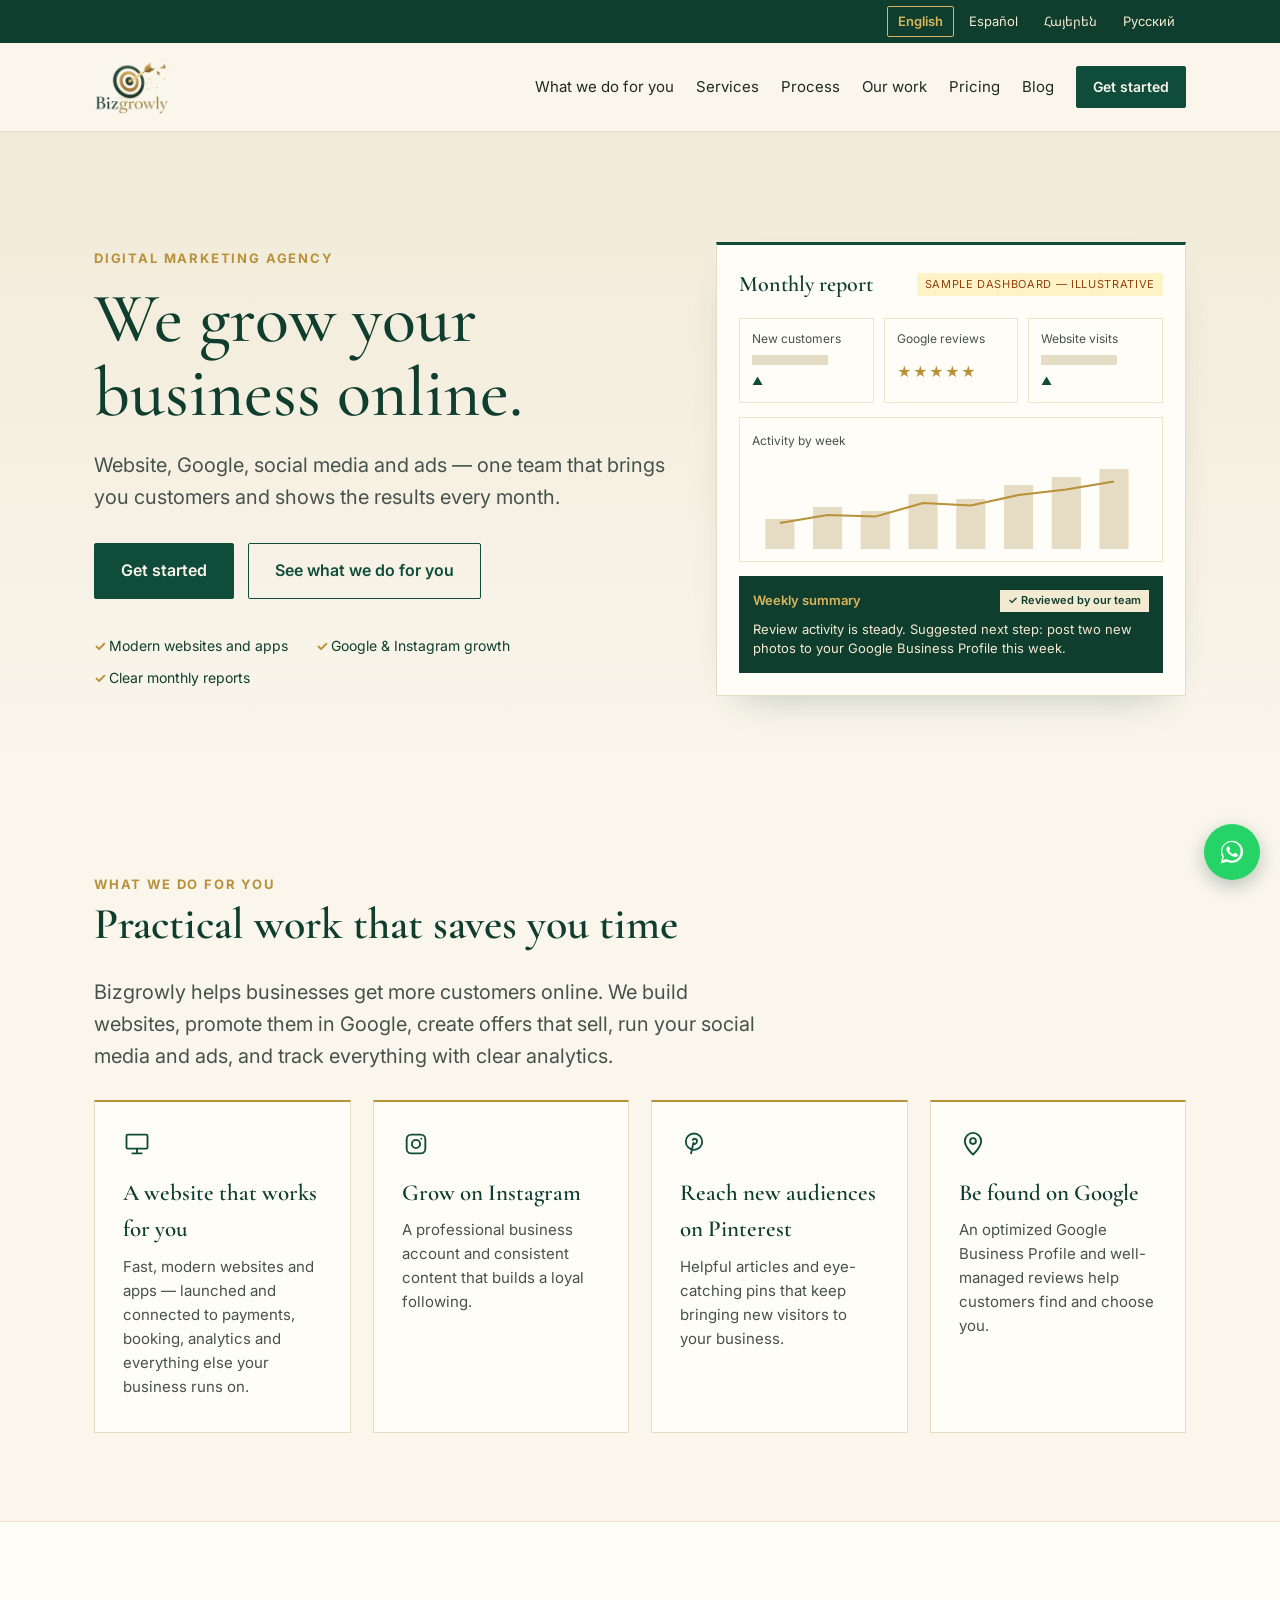
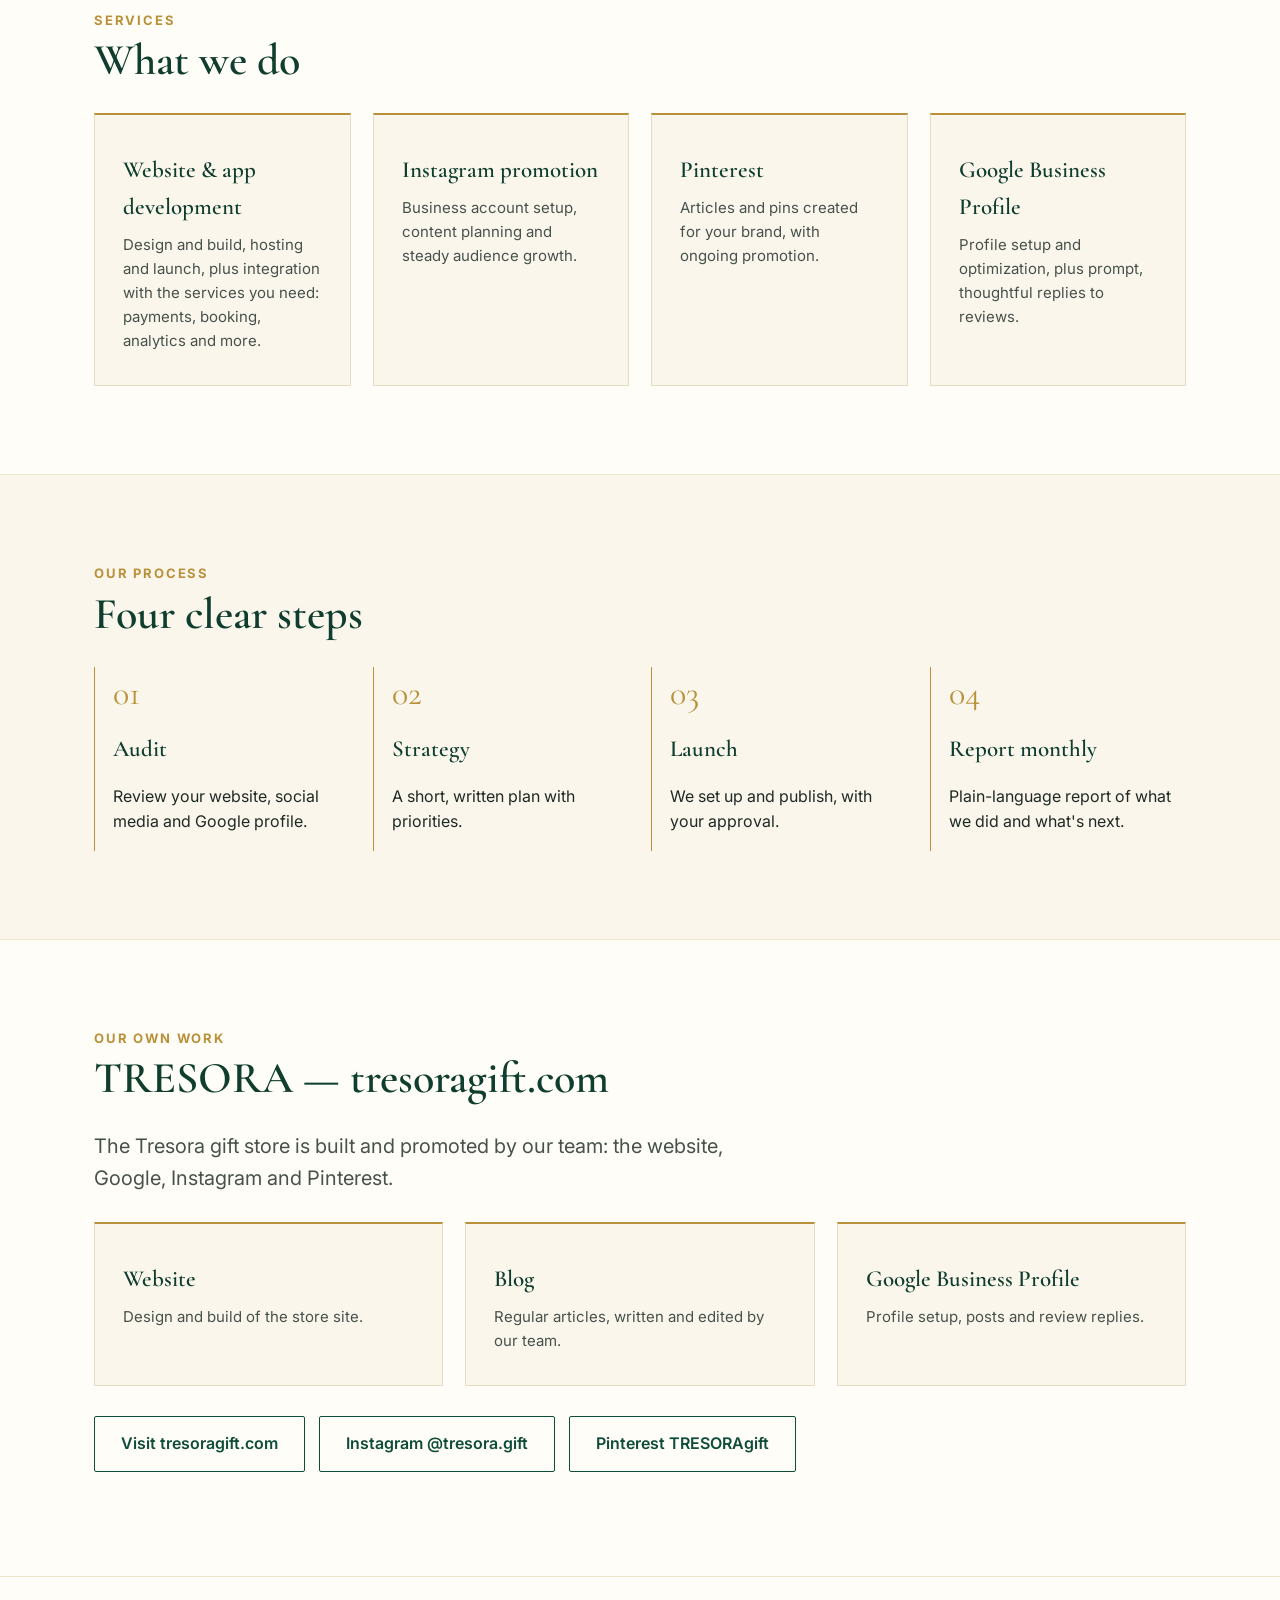
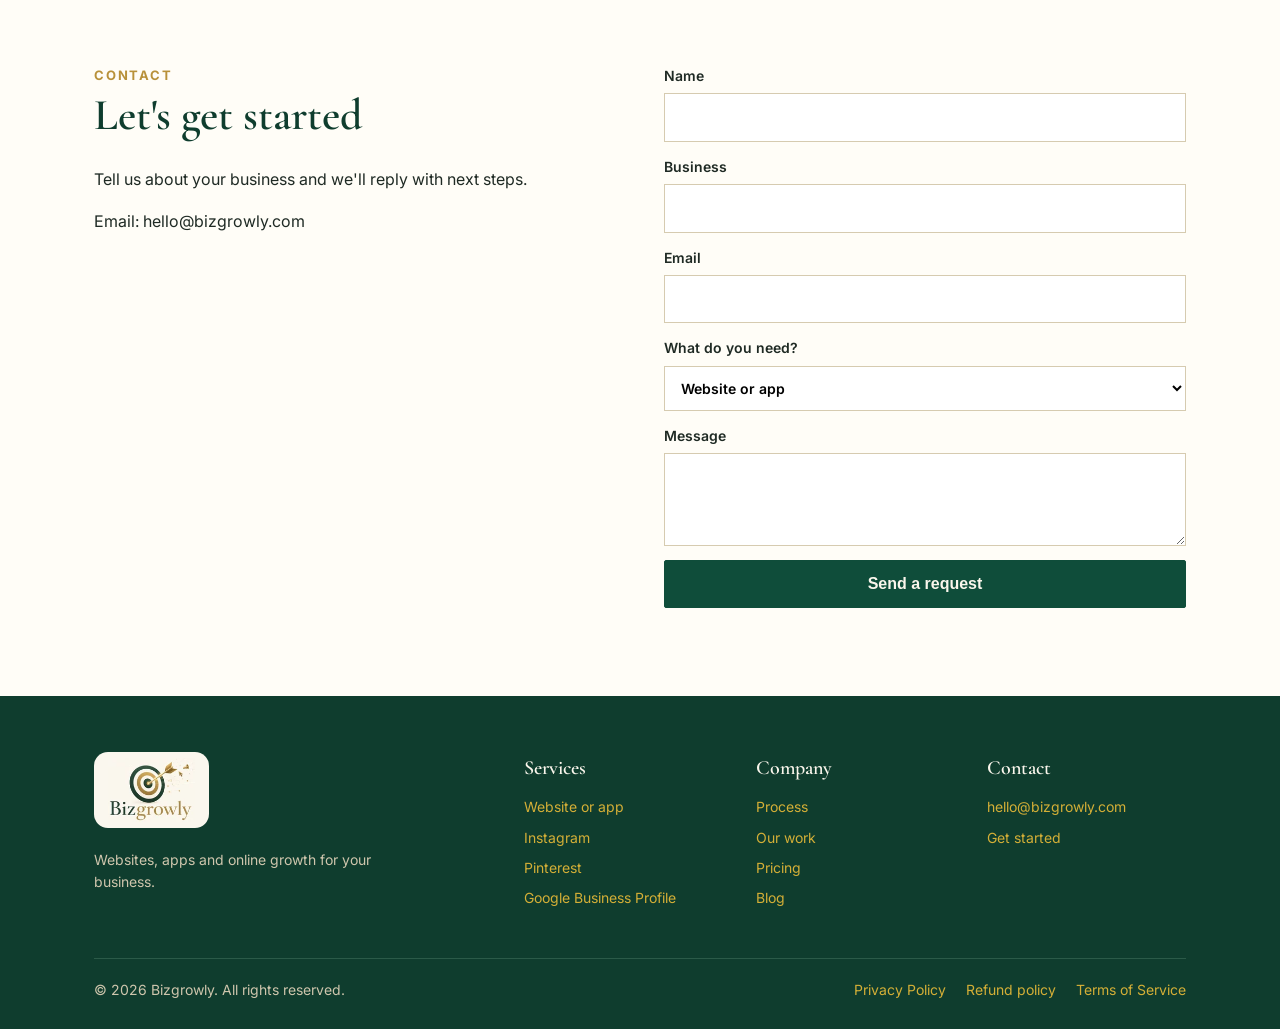
<file: index.html>
<!DOCTYPE html>

<html lang="en"><head><meta charset="utf-8"/><script async src="https://www.googletagmanager.com/gtag/js?id=G-X91LLTH92B"></script><script>window.dataLayer=window.dataLayer||[];function gtag(){dataLayer.push(arguments);}gtag('js',new Date());gtag('config','G-X91LLTH92B');</script><meta content="width=device-width,initial-scale=1" name="viewport"/><title data-i18n="i0">Bizgrowly — We grow your business online</title>
<link href="style.css" rel="stylesheet"/><link href="https://fonts.googleapis.com/css2?family=Cormorant+Garamond:wght@500;600;700&amp;family=Inter:wght@400;600;700&amp;family=Noto+Sans+Armenian:wght@400;600&amp;family=Noto+Serif+Armenian:wght@500;600&amp;display=swap" rel="stylesheet"/><script src="i18n.js"></script><meta name="description" content="Bizgrowly builds websites, promotes them in Google, runs social media and ads, and shows clear results every month. Get more customers online."/><link rel="canonical" href="https://bizgrowly.com/"/><meta property="og:type" content="website"/><meta property="og:site_name" content="Bizgrowly"/><meta property="og:title" content="Bizgrowly — We grow your business online"/><meta property="og:description" content="Bizgrowly builds websites, promotes them in Google, runs social media and ads, and shows clear results every month. Get more customers online."/><meta property="og:url" content="https://bizgrowly.com/"/><meta property="og:image" content="https://bizgrowly.com/assets/og-image.png"/><meta property="og:image:width" content="1200"/><meta property="og:image:height" content="630"/><meta name="twitter:card" content="summary_large_image"/><meta name="twitter:title" content="Bizgrowly — We grow your business online"/><meta name="twitter:description" content="Bizgrowly builds websites, promotes them in Google, runs social media and ads, and shows clear results every month. Get more customers online."/><meta name="twitter:image" content="https://bizgrowly.com/assets/og-image.png"/><link rel="icon" href="/favicon.ico?v=2" sizes="any"/><link rel="icon" href="/favicon.png?v=2" sizes="32x32" type="image/png"/><link rel="apple-touch-icon" href="/apple-touch-icon.png?v=2"/><link rel="manifest" href="/site.webmanifest?v=2"/><meta name="theme-color" content="#0f3d2e"/><script type="application/ld+json">{"@context": "https://schema.org", "@type": ["Organization", "ProfessionalService"], "name": "Bizgrowly", "url": "https://bizgrowly.com/", "email": "hello@bizgrowly.com", "logo": "https://bizgrowly.com/apple-touch-icon.png", "image": "https://bizgrowly.com/assets/og-image.png", "description": "Bizgrowly builds websites and apps with hosting and integrations, grows brands with Instagram promotion, Pinterest articles and promotion, and Google Business Profile management.", "hasOfferCatalog": {"@type": "OfferCatalog", "name": "Bizgrowly services", "itemListElement": [{"@type": "Offer", "itemOffered": {"@type": "Service", "name": "Websites & apps with hosting and integrations"}}, {"@type": "Offer", "itemOffered": {"@type": "Service", "name": "Instagram promotion"}}, {"@type": "Offer", "itemOffered": {"@type": "Service", "name": "Pinterest articles & promotion"}}, {"@type": "Offer", "itemOffered": {"@type": "Service", "name": "Google Business Profile"}}]}}</script></head><body><div class="langbar"><div class="wrap"><button data-lang="en" lang="en">English</button><button data-lang="es" lang="es">Español</button><button data-lang="hy" lang="hy">Հայերեն</button><button data-lang="ru" lang="ru">Русский</button></div></div>
<header class="nav"><div class="wrap"><a class="logo" href="/"><picture><source srcset="/assets/logo.webp?v=2" type="image/webp"/><img src="/assets/logo.jpg?v=2" alt="Bizgrowly" width="164" height="120"/></picture></a>
<button aria-label="Menu" class="burger" onclick="document.body.classList.toggle('open')"><i></i><i></i><i></i></button>
<nav><a data-i18n="i1" href="#ai">What we do for you</a><a data-i18n="i2" href="#services">Services</a><a data-i18n="i3" href="#process">Process</a><a data-i18n="i4" href="#work">Our work</a><a data-i18n="i5" href="#pricing">Pricing</a><a data-i18n="b1" href="/blog/">Blog</a><a class="btn sm" data-i18n="i6" href="#contact">Get started</a></nav></div></header>
<section class="hero"><div class="wrap hgrid"><div class="htext"><p class="kicker" data-i18n="i7">Digital marketing agency</p>
<h1 data-i18n="i8">We grow your business online.</h1>
<p class="sub" data-i18n="i9">Website, Google, social media and ads — one team that brings you customers and shows the results every month.</p>
<div class="cta"><a class="btn" data-i18n="i10" href="#contact">Get started</a><a class="btn ghost" data-i18n="i11" href="#ai">See what we do for you</a></div>
<ul class="pts"><li data-i18n="i12">Modern websites and apps</li><li data-i18n="i13">Google &amp; Instagram growth</li><li data-i18n="i14">Clear monthly reports</li></ul></div><aside aria-label="Sample dashboard" class="dash"><div class="dhead"><span class="dt" data-i18n="d0">Monthly report</span><span class="dlabel" data-i18n="d1">Sample dashboard — illustrative</span></div>
<div class="dcards"><div><span data-i18n="d2">New customers</span><b class="sk"></b><em class="up">▲</em></div><div><span data-i18n="d3">Google reviews</span><b class="stars">★★★★★</b></div><div><span data-i18n="d4">Website visits</span><b class="sk"></b><em class="up">▲</em></div></div>
<div class="chart"><span data-i18n="d5">Activity by week</span><svg preserveaspectratio="none" viewbox="0 0 300 90"><g fill="#e6dcc3"><rect height="30" width="22" x="10" y="60"></rect><rect height="42" width="22" x="46" y="48"></rect><rect height="38" width="22" x="82" y="52"></rect><rect height="55" width="22" x="118" y="35"></rect><rect height="50" width="22" x="154" y="40"></rect><rect height="64" width="22" x="190" y="26"></rect><rect height="72" width="22" x="226" y="18"></rect><rect height="80" width="22" x="262" y="10"></rect></g><polyline fill="none" points="21,64.0 57,56.0 93,57.599999999999994 129,44.0 165,46.4 201,36.0 237,30.4 273,22.4" stroke="#b8913a" stroke-width="2"></polyline></svg></div>
<div class="sum"><div class="sh"><span data-i18n="d6">Weekly summary</span><span class="ok" data-i18n="d7">✓ Reviewed by our team</span></div><p data-i18n="d8">Review activity is steady. Suggested next step: post two new photos to your Google Business Profile this week.</p></div></aside></div></section>
<section id="ai"><div class="wrap"><p class="kicker" data-i18n="i15">What we do for you</p><h2 data-i18n="i16">Practical work that saves you time</h2>
<p class="lead" data-i18n="i17">Bizgrowly helps businesses get more customers online. We build websites, promote them in Google, create offers that sell, run your social media and ads, and track everything with clear analytics.</p><div class="grid g4">
<div class="card"><svg fill="none" height="28" stroke="#0f4d3a" stroke-linecap="round" stroke-linejoin="round" stroke-width="1.6" viewbox="0 0 24 24" width="28"><rect height="12" rx="1" width="18" x="3" y="4"></rect><path d="M8 20h8M12 16v4"></path></svg><h3 data-i18n="i18">A website that works for you</h3><p data-i18n="i19">Fast, modern websites and apps — launched and connected to payments, booking, analytics and everything else your business runs on.</p></div>
<div class="card"><svg fill="none" height="28" stroke="#0f4d3a" stroke-linecap="round" stroke-linejoin="round" stroke-width="1.6" viewbox="0 0 24 24" width="28"><rect height="16" rx="4" width="16" x="4" y="4"></rect><circle cx="12" cy="12" r="3.5"></circle><path d="M16.5 7.5h.01"></path></svg><h3 data-i18n="i20">Grow on Instagram</h3><p data-i18n="i21">A professional business account and consistent content that builds a loyal following.</p></div>
<div class="card"><svg fill="none" height="28" stroke="#0f4d3a" stroke-linecap="round" stroke-linejoin="round" stroke-width="1.6" viewbox="0 0 24 24" width="28"><circle cx="12" cy="10" r="7"></circle><path d="M11 8.5c.5-1.5 4-1.5 3.5 1.5-.3 2-2.5 2.5-3 1.5M11.5 11l-2 9"></path></svg><h3 data-i18n="i22">Reach new audiences on Pinterest</h3><p data-i18n="i23">Helpful articles and eye-catching pins that keep bringing new visitors to your business.</p></div>
<div class="card"><svg fill="none" height="28" stroke="#0f4d3a" stroke-linecap="round" stroke-linejoin="round" stroke-width="1.6" viewbox="0 0 24 24" width="28"><path d="M12 21s-7-6.2-7-11.5A7 7 0 0 1 19 9.5C19 14.8 12 21 12 21z"></path><circle cx="12" cy="9.5" r="2.5"></circle></svg><h3 data-i18n="i24">Be found on Google</h3><p data-i18n="i25">An optimized Google Business Profile and well-managed reviews help customers find and choose you.</p></div>
</div></div></section>
<section class="alt" id="services"><div class="wrap"><p class="kicker" data-i18n="i30">Services</p><h2 data-i18n="i31">What we do</h2><div class="grid g4">
<div class="card"><h3 data-i18n="i32">Website &amp; app development</h3><p data-i18n="i33">Design and build, hosting and launch, plus integration with the services you need: payments, booking, analytics and more.</p></div>
<div class="card"><h3 data-i18n="i34">Instagram promotion</h3><p data-i18n="i35">Business account setup, content planning and steady audience growth.</p></div>
<div class="card"><h3 data-i18n="i36">Pinterest</h3><p data-i18n="i37">Articles and pins created for your brand, with ongoing promotion.</p></div>
<div class="card"><h3 data-i18n="i38">Google Business Profile</h3><p data-i18n="i39">Profile setup and optimization, plus prompt, thoughtful replies to reviews.</p></div></div></div></section>
<section id="process"><div class="wrap"><p class="kicker" data-i18n="i40">Our process</p><h2 data-i18n="i41">Four clear steps</h2><div class="grid g4 steps">
<div><span class="num" data-i18n="i42">01</span><h3 data-i18n="i43">Audit</h3><p data-i18n="i44">Review your website, social media and Google profile.</p></div>
<div><span class="num" data-i18n="i45">02</span><h3 data-i18n="i46">Strategy</h3><p data-i18n="i47">A short, written plan with priorities.</p></div>
<div><span class="num" data-i18n="i48">03</span><h3 data-i18n="i49">Launch</h3><p data-i18n="i50">We set up and publish, with your approval.</p></div>
<div><span class="num" data-i18n="i51">04</span><h3 data-i18n="i52">Report monthly</h3><p data-i18n="i53">Plain-language report of what we did and what's next.</p></div></div>
</div></section>
<section class="alt" id="work"><div class="wrap"><p class="kicker" data-i18n="i58">Our own work</p><h2 data-i18n="i59">TRESORA — tresoragift.com</h2><p class="lead" data-i18n="i60">The Tresora gift store is built and promoted by our team: the website, Google, Instagram and Pinterest.</p><div class="grid g3">
<div class="card"><h3 data-i18n="i61">Website</h3><p data-i18n="i62">Design and build of the store site.</p></div><div class="card"><h3 data-i18n="i63">Blog</h3><p data-i18n="i64">Regular articles, written and edited by our team.</p></div><div class="card"><h3 data-i18n="i65">Google Business Profile</h3><p data-i18n="i66">Profile setup, posts and review replies.</p></div></div>
<p class="cta"><a class="btn ghost" data-i18n="i67" href="https://tresoragift.com" rel="noopener" target="_blank">Visit tresoragift.com</a><a class="btn ghost" href="https://www.instagram.com/tresora.gift/" rel="noopener" target="_blank">Instagram @tresora.gift</a><a class="btn ghost" href="https://www.pinterest.com/TRESORAgift/" rel="noopener" target="_blank">Pinterest TRESORAgift</a></p></div></section>
<section id="pricing"><div class="wrap"><p class="kicker" data-i18n="i68">Pricing</p><h2 data-i18n="i69">Simple, flexible pricing</h2><div class="plans">
<div class="plan feat"><h3 data-i18n="pl1t">Basic</h3><div class="price" data-i18n="pl1p">Free</div><p data-i18n="pl1d">Free market analysis and a growth plan.</p><ul><li data-i18n="pl1b1">Market analysis of your business</li><li data-i18n="pl1b2">Recommendations to grow</li></ul><a class="btn" data-i18n="pl1c" href="#contact">Get started</a></div>
<div class="plan"><h3 data-i18n="pl2t">Standard</h3><div class="price" data-i18n="pl2p">from $200<small>/mo</small></div><p data-i18n="pl2d">Ongoing website and content care.</p><ul><li data-i18n="pl2b1">Full website management</li><li data-i18n="pl2b2">Articles to promote your site</li><li data-i18n="pl2b3">Monthly report &amp; statistics</li></ul><a class="btn ghost" data-i18n="pl2c" href="#contact">Get started</a></div>
<div class="plan"><h3 data-i18n="pl3t">Pro</h3><div class="price" data-i18n="pl3p">from $600<small>/mo</small></div><p data-i18n="pl3d">Active growth for your site and Instagram.</p><ul><li data-i18n="pl3b1">Full website management &amp; improvements</li><li data-i18n="pl3b2">Articles to promote your site</li><li data-i18n="pl3b3">Analytics, promotion &amp; monthly report</li><li data-i18n="pl3b4">Instagram management</li></ul><p class="plan-note" data-i18n="pl3n">Targeted ads available for an additional fee.</p><a class="btn ghost" data-i18n="pl3c" href="#contact">Get started</a></div>
<div class="plan"><h3 data-i18n="pl4t">Premium</h3><div class="price" data-i18n="pl4p">from $1,100<small>/mo</small></div><p data-i18n="pl4d">Our full service package.</p><ul><li data-i18n="pl4b1">Full website management &amp; improvements</li><li data-i18n="pl4b2">Articles to promote your site</li><li data-i18n="pl4b3">Analytics, promotion &amp; monthly report</li><li data-i18n="pl4b4">Instagram &amp; Pinterest management</li><li data-i18n="pl4b5">Video &amp; reels creation and posting</li></ul><p class="plan-note" data-i18n="pl4n">Targeted ads available for an additional fee.</p><a class="btn ghost" data-i18n="pl4c" href="#contact">Get started</a></div>
<div class="plan"><h3 data-i18n="pl5t">Custom</h3><div class="price" data-i18n="pl5p" style="font-size:38px">Priced by agreement</div><p data-i18n="pl5d">New projects built from scratch.</p><ul><li data-i18n="pl5b1">Websites</li><li data-i18n="pl5b2">Smartphone apps (iOS &amp; Android)</li></ul><a class="btn ghost" data-i18n="pl5c" href="#contact">Get a custom quote</a></div>
</div>
</div></section>
<section id="contact"><div class="wrap two"><div><p class="kicker" data-i18n="i89">Contact</p><h2 data-i18n="i90">Let's get started</h2><p data-i18n="i91">Tell us about your business and we'll reply with next steps.</p><p data-i18n="i92">Email: hello@bizgrowly.com</p></div>
<div><form id="lead" action="https://api.web3forms.com/submit" method="POST"><input type="text" name="botcheck" style="display:none" tabindex="-1" autocomplete="off"/><label><span data-i18n="i93">Name</span><input name="name" required=""/></label><label><span data-i18n="i94">Business</span><input name="business" required=""/></label><label><span data-i18n="i95">Email</span><input type="email" name="email" required=""/></label><label><span data-i18n="i96">What do you need?</span><select name="service"><option data-i18n="i97">Website or app</option><option data-i18n="i98">Instagram</option><option data-i18n="i99">Pinterest</option><option data-i18n="i100">Google Business Profile</option></select></label><label><span data-i18n="i102">Message</span><textarea name="message" rows="3"></textarea></label><button class="btn" data-i18n="i103">Send a request</button></form>
<p class="note" data-i18n="i104" hidden="" id="thanks">Thank you — we'll be in touch soon.</p>
<p class="note" data-i18n="i107" hidden="" id="formerr">Sorry, your request could not be sent. Please try again or email us at hello@bizgrowly.com.</p></div></div></section>
<footer class="site-foot"><div class="wrap"><div class="sf-top"><div class="sf-brand"><a class="sf-logo" href="/"><img src="/assets/logo.webp?v=2" alt="Bizgrowly" width="164" height="120" loading="lazy"/></a><p data-i18n="f4">Websites, apps and online growth for your business.</p></div><div class="sf-col"><h3 data-i18n="f5">Services</h3><a href="/#services" data-i18n="i97">Website or app</a><a href="/#services" data-i18n="i98">Instagram</a><a href="/#services" data-i18n="i99">Pinterest</a><a href="/#services" data-i18n="i100">Google Business Profile</a></div><div class="sf-col"><h3 data-i18n="f6">Company</h3><a href="/#process" data-i18n="i3">Process</a><a href="/#work" data-i18n="i4">Our work</a><a href="/#pricing" data-i18n="i5">Pricing</a><a href="/blog/" data-i18n="b1">Blog</a></div><div class="sf-col"><h3 data-i18n="f8">Contact</h3><a href="mailto:hello@bizgrowly.com">hello@bizgrowly.com</a><a href="/#contact" data-i18n="i6">Get started</a></div></div><div class="sf-bottom"><p data-i18n="f1">© 2026 Bizgrowly. All rights reserved.</p><p class="sf-policies"><a data-i18n="f2" href="/privacy.html">Privacy Policy</a><a data-i18n="f7" href="/refund.html">Refund policy</a><a data-i18n="f3" href="/terms.html">Terms of Service</a></p></div></div></footer>
<script>document.getElementById('lead').addEventListener('submit',async e=>{e.preventDefault();const f=e.target,b=f.querySelector('button'),err=document.getElementById('formerr');err.hidden=true;b.disabled=true;const d=new FormData(f);d.append('access_key','e6ab603d-353d-4473-8d6c-ac8eb48db0bb');d.append('subject','New request from bizgrowly.com');d.append('from_name','Bizgrowly website');try{const r=await fetch('https://api.web3forms.com/submit',{method:'POST',headers:{Accept:'application/json'},body:d});const j=await r.json().catch(()=>({}));if(!r.ok||String(j.success)!=='true')throw 0;f.hidden=true;document.getElementById('thanks').hidden=false;if(typeof gtag==='function')gtag('event','generate_lead',{form:'contact'})}catch(x){err.hidden=false}finally{b.disabled=false}});(function(){const V=['ai','services','process','work','pricing','contact'];const secs=[...document.querySelectorAll('main section, body > section')];function show(){const h=location.hash.slice(1);const v=V.includes(h)?h:'home';document.body.dataset.view=v;secs.forEach(s=>{const vis=v==='home'?s.id!=='pricing':s.id===v;s.classList.toggle('view-hidden',!vis)});document.querySelectorAll('.nav nav a').forEach(a=>{const on=a.getAttribute('href')==='#'+v;a.classList.toggle('active',on);if(on)a.setAttribute('aria-current','page');else a.removeAttribute('aria-current')});document.body.classList.remove('open');window.scrollTo(0,0)}window.addEventListener('hashchange',show);document.addEventListener('click',e=>{const a=e.target.closest('a[href]');if(!a)return;const u=new URL(a.href,location.href);if(u.pathname===location.pathname&&u.hash&&u.hash===location.hash){e.preventDefault();show()}else document.body.classList.remove('open')});const lg=document.querySelector('.nav .logo');if(lg)lg.addEventListener('click',e=>{e.preventDefault();if(location.hash){history.pushState(null,'',location.pathname+location.search);}show()});show()})()</script><a class="wa-fab" href="https://wa.me/13235214972" target="_blank" rel="noopener" aria-label="WhatsApp" title="WhatsApp"><svg viewBox="0 0 32 32" width="28" height="28" aria-hidden="true"><path fill="#fff" d="M16.04 3C9.08 3 3.44 8.64 3.44 15.6c0 2.2.58 4.34 1.68 6.22L3 29l7.36-1.92A12.5 12.5 0 0 0 16.04 28.2c6.96 0 12.6-5.64 12.6-12.6S23 3 16.04 3zm0 22.9c-2 0-3.96-.54-5.66-1.56l-.4-.24-4.36 1.14 1.16-4.24-.26-.44a10.4 10.4 0 0 1-1.6-5.56c0-5.76 4.7-10.46 10.46-10.46s10.46 4.7 10.46 10.46-4.7 10.9-9.8 10.9zm5.74-7.84c-.32-.16-1.86-.92-2.16-1.02-.28-.1-.5-.16-.7.16-.22.32-.82 1.02-1 1.22-.18.22-.36.24-.68.08-.32-.16-1.34-.5-2.56-1.58-.94-.84-1.58-1.88-1.76-2.2-.18-.32-.02-.5.14-.66.14-.14.32-.36.48-.54.16-.18.22-.32.32-.52.1-.22.06-.4-.02-.56-.08-.16-.7-1.7-.96-2.32-.26-.62-.5-.52-.7-.54h-.6c-.22 0-.56.08-.86.4-.3.32-1.12 1.1-1.12 2.68s1.16 3.12 1.32 3.34c.16.22 2.26 3.46 5.48 4.86 2.1.9 2.92.98 3.96.82.64-.1 1.86-.76 2.12-1.5.26-.74.26-1.38.18-1.5-.08-.14-.28-.22-.6-.38z"/></svg></a></body></html>
</file>
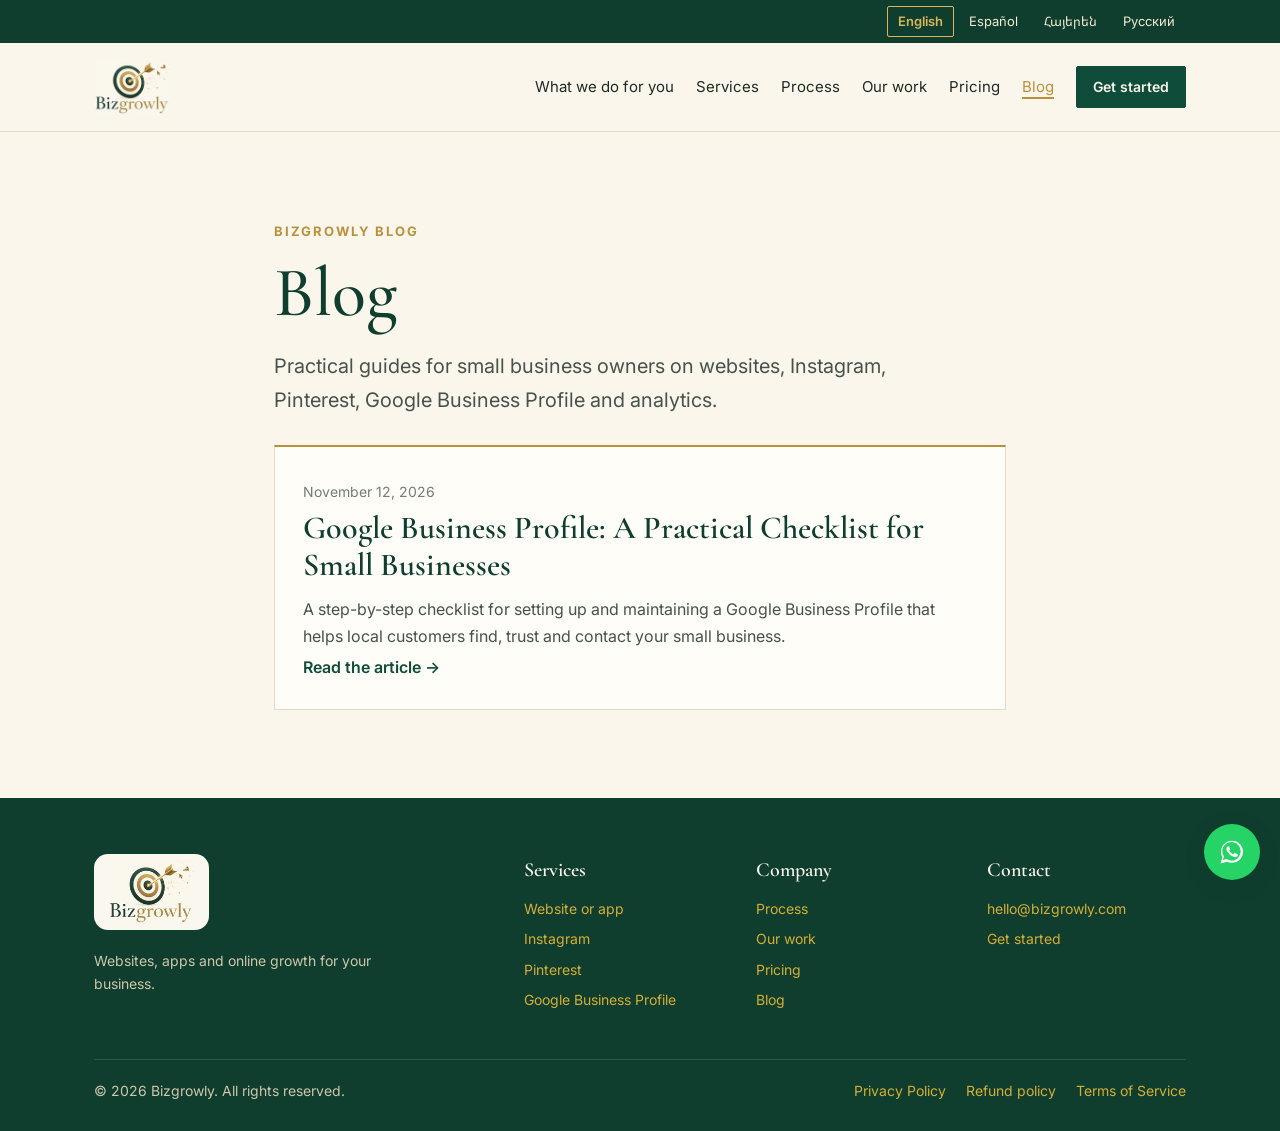
<file: blog/index.html>
<!DOCTYPE html>

<html lang="en"><head><meta charset="utf-8"/><script async src="https://www.googletagmanager.com/gtag/js?id=G-X91LLTH92B"></script><script>window.dataLayer=window.dataLayer||[];function gtag(){dataLayer.push(arguments);}gtag('js',new Date());gtag('config','G-X91LLTH92B');</script><meta content="width=device-width,initial-scale=1" name="viewport"/><title>Blog — Bizgrowly</title><link href="/style.css" rel="stylesheet"/><link href="https://fonts.googleapis.com/css2?family=Cormorant+Garamond:wght@500;600;700&amp;family=Inter:wght@400;600;700&amp;family=Noto+Sans+Armenian:wght@400;600&amp;family=Noto+Serif+Armenian:wght@500;600&amp;display=swap" rel="stylesheet"/><script src="/i18n.js"></script><meta name="description" content="Practical guides for small business owners on websites, Instagram, Pinterest, Google Business Profile and analytics, from the Bizgrowly team."/><link rel="canonical" href="https://bizgrowly.com/blog/"/><meta property="og:type" content="website"/><meta property="og:site_name" content="Bizgrowly"/><meta property="og:title" content="Blog — Bizgrowly"/><meta property="og:description" content="Practical guides for small business owners on websites, Instagram, Pinterest, Google Business Profile and analytics, from the Bizgrowly team."/><meta property="og:url" content="https://bizgrowly.com/blog/"/><meta property="og:image" content="https://bizgrowly.com/assets/og-image.png"/><meta property="og:image:width" content="1200"/><meta property="og:image:height" content="630"/><meta name="twitter:card" content="summary_large_image"/><meta name="twitter:title" content="Blog — Bizgrowly"/><meta name="twitter:description" content="Practical guides for small business owners on websites, Instagram, Pinterest, Google Business Profile and analytics, from the Bizgrowly team."/><meta name="twitter:image" content="https://bizgrowly.com/assets/og-image.png"/><link rel="icon" href="/favicon.ico?v=2" sizes="any"/><link rel="icon" href="/favicon.png?v=2" sizes="32x32" type="image/png"/><link rel="apple-touch-icon" href="/apple-touch-icon.png?v=2"/><link rel="manifest" href="/site.webmanifest?v=2"/><meta name="theme-color" content="#0f3d2e"/></head><body><div class="langbar"><div class="wrap"><button data-lang="en" lang="en">English</button><button data-lang="es" lang="es">Español</button><button data-lang="hy" lang="hy">Հայերեն</button><button data-lang="ru" lang="ru">Русский</button></div></div><header class="nav"><div class="wrap"><a class="logo" href="/"><picture><source srcset="/assets/logo.webp?v=2" type="image/webp"/><img src="/assets/logo.jpg?v=2" alt="Bizgrowly" width="164" height="120"/></picture></a>
<button aria-label="Menu" class="burger" onclick="document.body.classList.toggle('open')"><i></i><i></i><i></i></button>
<nav><a data-i18n="i1" href="/#ai">What we do for you</a><a data-i18n="i2" href="/#services">Services</a><a data-i18n="i3" href="/#process">Process</a><a data-i18n="i4" href="/#work">Our work</a><a data-i18n="i5" href="/#pricing">Pricing</a><a class="active" aria-current="page" data-i18n="b1" href="/blog/">Blog</a><a class="btn sm" data-i18n="i6" href="/#contact">Get started</a></nav></div></header><section class="policy blog-index"><div class="wrap"><p class="kicker">Bizgrowly Blog</p><h1 data-i18n="b1">Blog</h1><p class="lead">Practical guides for small business owners on websites, Instagram, Pinterest, Google Business Profile and analytics.</p><div class="posts">
<!-- POSTS -->
<article class="post-card"><p class="updated">November 12, 2026</p><h2><a href="/blog/google-business-profile-checklist.html">Google Business Profile: A Practical Checklist for Small Businesses</a></h2><p>A step-by-step checklist for setting up and maintaining a Google Business Profile that helps local customers find, trust and contact your small business.</p><a class="more" href="/blog/google-business-profile-checklist.html">Read the article →</a></article>
</div></div></section><footer class="site-foot"><div class="wrap"><div class="sf-top"><div class="sf-brand"><a class="sf-logo" href="/"><img src="/assets/logo.webp?v=2" alt="Bizgrowly" width="164" height="120" loading="lazy"/></a><p data-i18n="f4">Websites, apps and online growth for your business.</p></div><div class="sf-col"><h3 data-i18n="f5">Services</h3><a href="/#services" data-i18n="i97">Website or app</a><a href="/#services" data-i18n="i98">Instagram</a><a href="/#services" data-i18n="i99">Pinterest</a><a href="/#services" data-i18n="i100">Google Business Profile</a></div><div class="sf-col"><h3 data-i18n="f6">Company</h3><a href="/#process" data-i18n="i3">Process</a><a href="/#work" data-i18n="i4">Our work</a><a href="/#pricing" data-i18n="i5">Pricing</a><a href="/blog/" data-i18n="b1">Blog</a></div><div class="sf-col"><h3 data-i18n="f8">Contact</h3><a href="mailto:hello@bizgrowly.com">hello@bizgrowly.com</a><a href="/#contact" data-i18n="i6">Get started</a></div></div><div class="sf-bottom"><p data-i18n="f1">© 2026 Bizgrowly. All rights reserved.</p><p class="sf-policies"><a data-i18n="f2" href="/privacy.html">Privacy Policy</a><a data-i18n="f7" href="/refund.html">Refund policy</a><a data-i18n="f3" href="/terms.html">Terms of Service</a></p></div></div></footer><a class="wa-fab" href="https://wa.me/13235214972" target="_blank" rel="noopener" aria-label="WhatsApp" title="WhatsApp"><svg viewBox="0 0 32 32" width="28" height="28" aria-hidden="true"><path fill="#fff" d="M16.04 3C9.08 3 3.44 8.64 3.44 15.6c0 2.2.58 4.34 1.68 6.22L3 29l7.36-1.92A12.5 12.5 0 0 0 16.04 28.2c6.96 0 12.6-5.64 12.6-12.6S23 3 16.04 3zm0 22.9c-2 0-3.96-.54-5.66-1.56l-.4-.24-4.36 1.14 1.16-4.24-.26-.44a10.4 10.4 0 0 1-1.6-5.56c0-5.76 4.7-10.46 10.46-10.46s10.46 4.7 10.46 10.46-4.7 10.9-9.8 10.9zm5.74-7.84c-.32-.16-1.86-.92-2.16-1.02-.28-.1-.5-.16-.7.16-.22.32-.82 1.02-1 1.22-.18.22-.36.24-.68.08-.32-.16-1.34-.5-2.56-1.58-.94-.84-1.58-1.88-1.76-2.2-.18-.32-.02-.5.14-.66.14-.14.32-.36.48-.54.16-.18.22-.32.32-.52.1-.22.06-.4-.02-.56-.08-.16-.7-1.7-.96-2.32-.26-.62-.5-.52-.7-.54h-.6c-.22 0-.56.08-.86.4-.3.32-1.12 1.1-1.12 2.68s1.16 3.12 1.32 3.34c.16.22 2.26 3.46 5.48 4.86 2.1.9 2.92.98 3.96.82.64-.1 1.86-.76 2.12-1.5.26-.74.26-1.38.18-1.5-.08-.14-.28-.22-.6-.38z"/></svg></a></body></html>
</file>
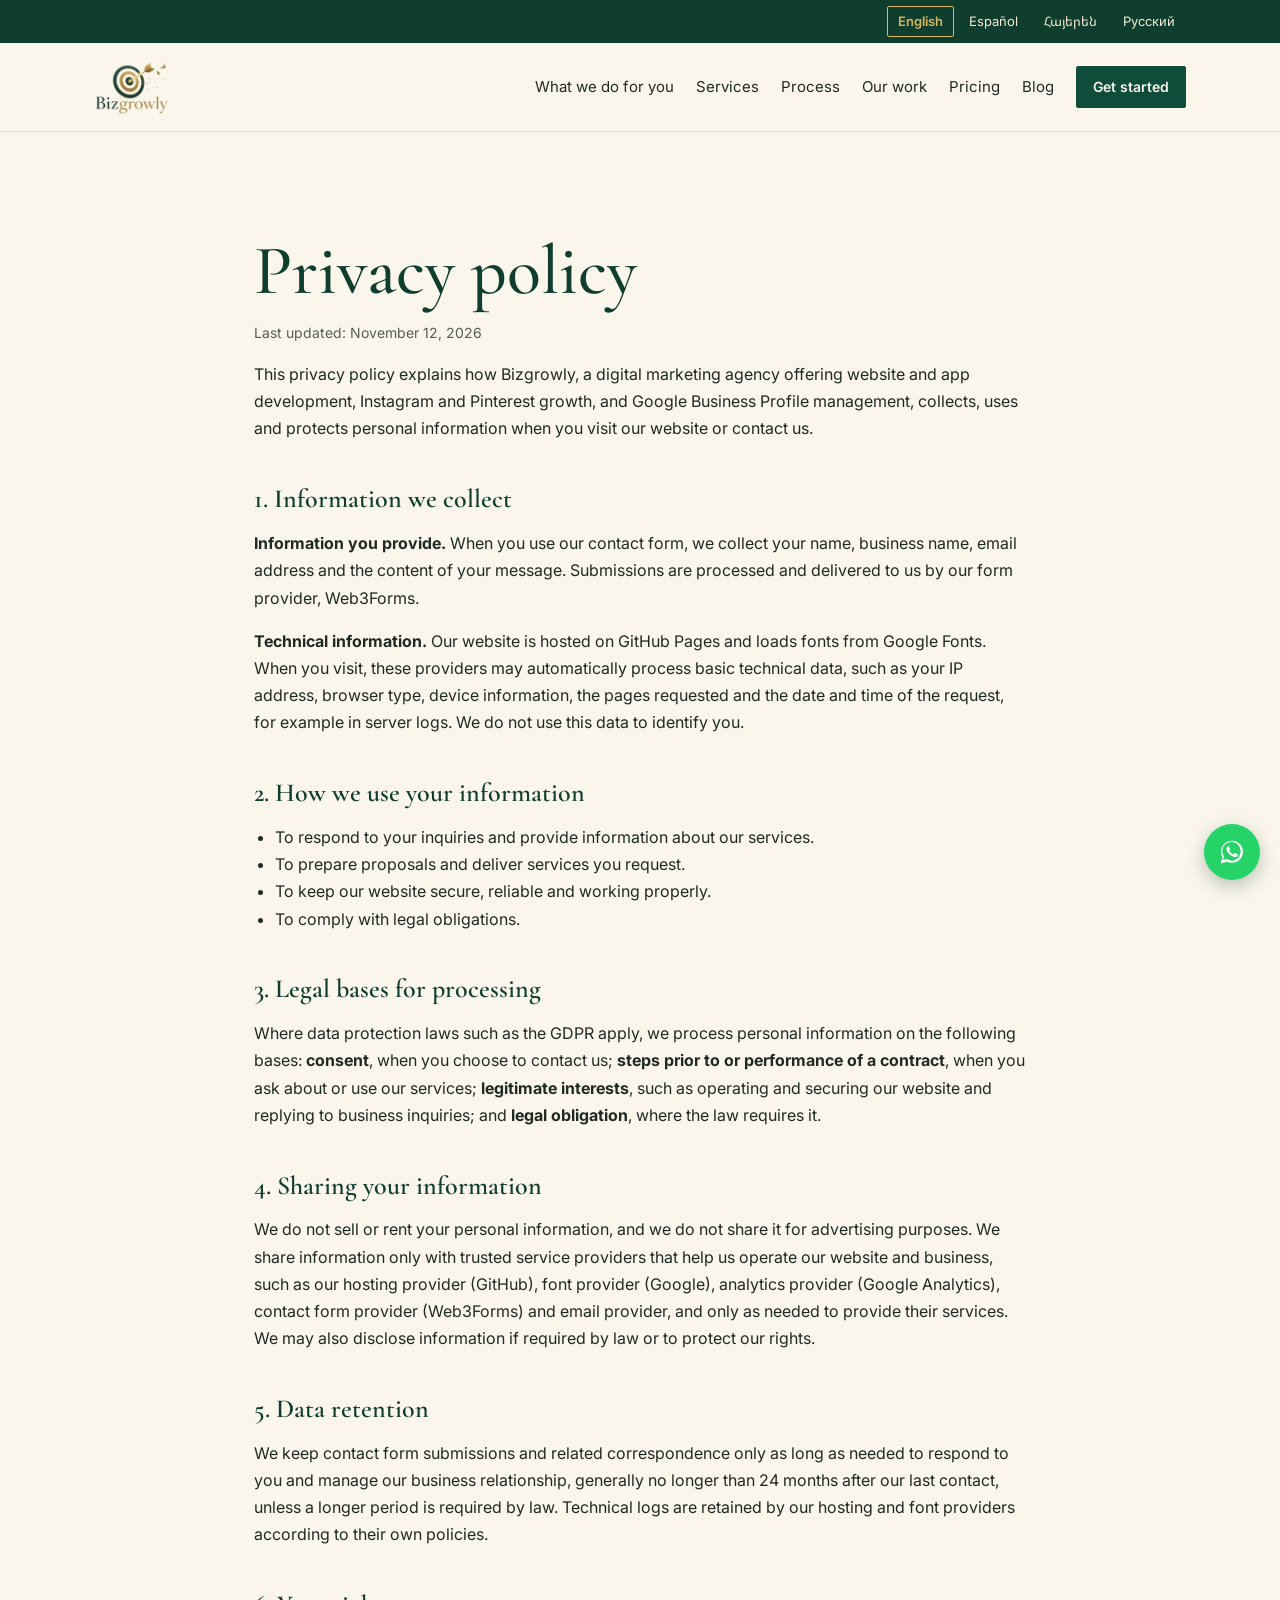
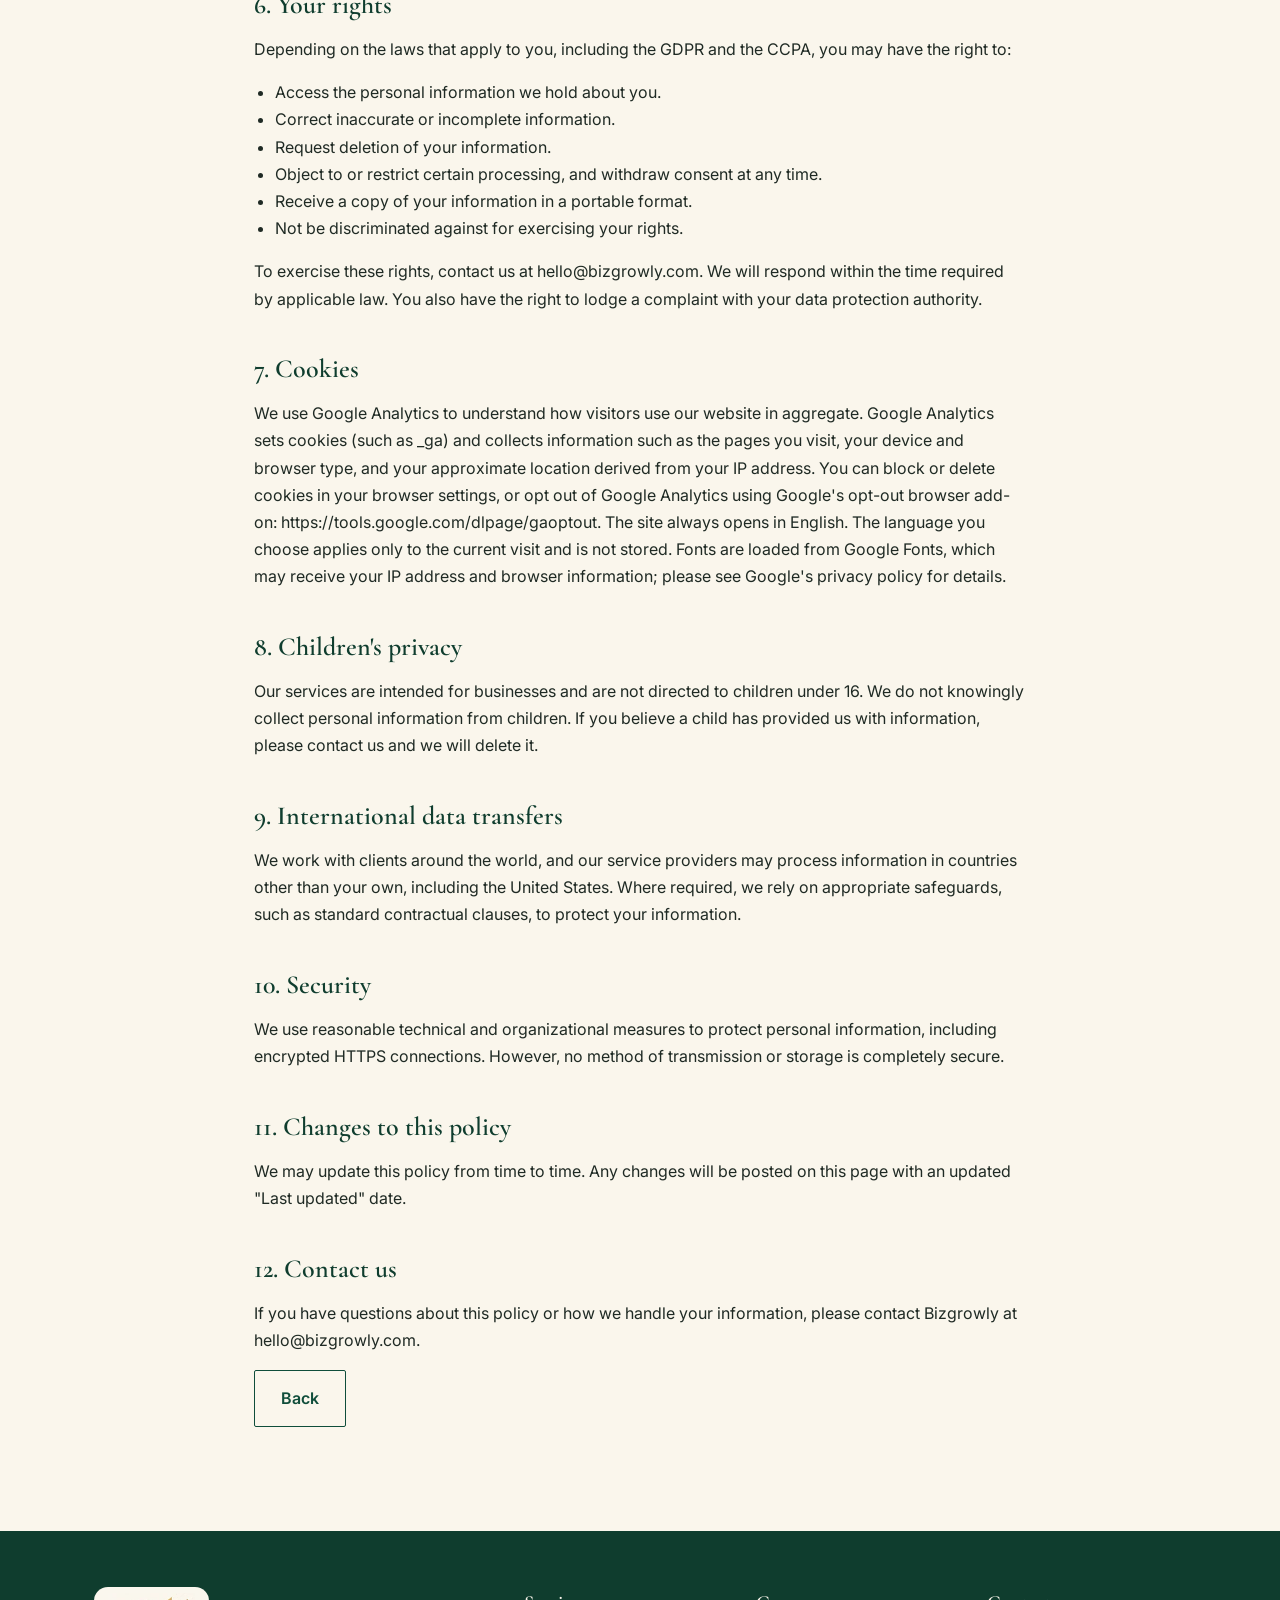
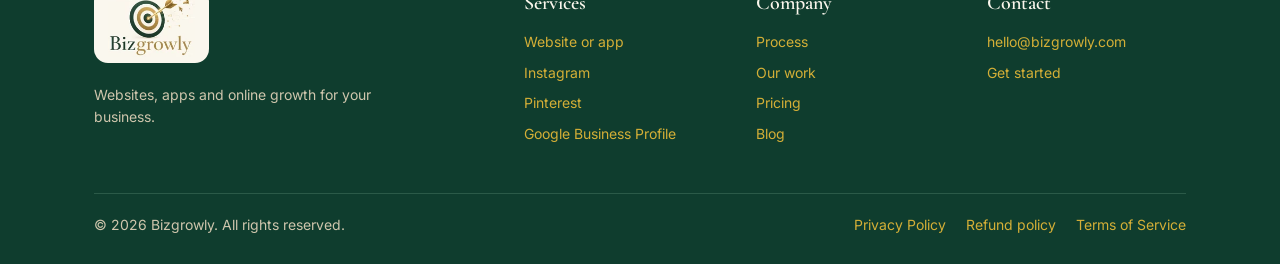
<file: privacy.html>
<!DOCTYPE html>

<html lang="en"><head><meta charset="utf-8"/><script async src="https://www.googletagmanager.com/gtag/js?id=G-X91LLTH92B"></script><script>window.dataLayer=window.dataLayer||[];function gtag(){dataLayer.push(arguments);}gtag('js',new Date());gtag('config','G-X91LLTH92B');</script><meta content="width=device-width,initial-scale=1" name="viewport"/><title data-i18n="p0">Privacy policy — Bizgrowly</title><link href="style.css" rel="stylesheet"/><link href="https://fonts.googleapis.com/css2?family=Cormorant+Garamond:wght@500;600;700&amp;family=Inter:wght@400;600;700&amp;family=Noto+Sans+Armenian:wght@400;600&amp;family=Noto+Serif+Armenian:wght@500;600&amp;display=swap" rel="stylesheet"/><script src="i18n.js"></script><meta name="description" content="How Bizgrowly collects, uses and protects your personal information when you visit our website or contact us, including Google Analytics and your privacy rights."/><link rel="canonical" href="https://bizgrowly.com/privacy.html"/><meta property="og:type" content="website"/><meta property="og:site_name" content="Bizgrowly"/><meta property="og:title" content="Bizgrowly — Privacy Policy"/><meta property="og:description" content="How Bizgrowly collects, uses and protects your personal information when you visit our website or contact us, including Google Analytics and your privacy rights."/><meta property="og:url" content="https://bizgrowly.com/privacy.html"/><meta property="og:image" content="https://bizgrowly.com/assets/og-image.png"/><meta property="og:image:width" content="1200"/><meta property="og:image:height" content="630"/><meta name="twitter:card" content="summary_large_image"/><meta name="twitter:title" content="Bizgrowly — Privacy Policy"/><meta name="twitter:description" content="How Bizgrowly collects, uses and protects your personal information when you visit our website or contact us, including Google Analytics and your privacy rights."/><meta name="twitter:image" content="https://bizgrowly.com/assets/og-image.png"/><link rel="icon" href="/favicon.ico?v=2" sizes="any"/><link rel="icon" href="/favicon.png?v=2" sizes="32x32" type="image/png"/><link rel="apple-touch-icon" href="/apple-touch-icon.png?v=2"/><link rel="manifest" href="/site.webmanifest?v=2"/><meta name="theme-color" content="#0f3d2e"/></head><body><div class="langbar"><div class="wrap"><button data-lang="en" lang="en">English</button><button data-lang="es" lang="es">Español</button><button data-lang="hy" lang="hy">Հայերեն</button><button data-lang="ru" lang="ru">Русский</button></div></div><header class="nav"><div class="wrap"><a class="logo" href="/"><picture><source srcset="/assets/logo.webp?v=2" type="image/webp"/><img src="/assets/logo.jpg?v=2" alt="Bizgrowly" width="164" height="120"/></picture></a>
<button aria-label="Menu" class="burger" onclick="document.body.classList.toggle('open')"><i></i><i></i><i></i></button>
<nav><a data-i18n="i1" href="/#ai">What we do for you</a><a data-i18n="i2" href="/#services">Services</a><a data-i18n="i3" href="/#process">Process</a><a data-i18n="i4" href="/#work">Our work</a><a data-i18n="i5" href="/#pricing">Pricing</a><a data-i18n="b1" href="/blog/">Blog</a><a class="btn sm" data-i18n="i6" href="/#contact">Get started</a></nav></div></header><section class="policy"><div class="wrap"><h1 data-i18n="p1">Privacy policy</h1>
<p class="updated" data-i18n="p2">Last updated: November 12, 2026</p>
<p data-i18n="p3">This privacy policy explains how Bizgrowly, a digital marketing agency offering website and app development, Instagram and Pinterest growth, and Google Business Profile management, collects, uses and protects personal information when you visit our website or contact us.</p>
<h2 data-i18n="p4">1. Information we collect</h2>
<p data-i18n="p5"><strong>Information you provide.</strong> When you use our contact form, we collect your name, business name, email address and the content of your message. Submissions are processed and delivered to us by our form provider, Web3Forms.</p>
<p data-i18n="p6"><strong>Technical information.</strong> Our website is hosted on GitHub Pages and loads fonts from Google Fonts. When you visit, these providers may automatically process basic technical data, such as your IP address, browser type, device information, the pages requested and the date and time of the request, for example in server logs. We do not use this data to identify you.</p>
<h2 data-i18n="p7">2. How we use your information</h2>
<ul>
<li data-i18n="p8">To respond to your inquiries and provide information about our services.</li>
<li data-i18n="p9">To prepare proposals and deliver services you request.</li>
<li data-i18n="p10">To keep our website secure, reliable and working properly.</li>
<li data-i18n="p11">To comply with legal obligations.</li>
</ul>
<h2 data-i18n="p12">3. Legal bases for processing</h2>
<p data-i18n="p13">Where data protection laws such as the GDPR apply, we process personal information on the following bases: <strong>consent</strong>, when you choose to contact us; <strong>steps prior to or performance of a contract</strong>, when you ask about or use our services; <strong>legitimate interests</strong>, such as operating and securing our website and replying to business inquiries; and <strong>legal obligation</strong>, where the law requires it.</p>
<h2 data-i18n="p14">4. Sharing your information</h2>
<p data-i18n="p15">We do not sell or rent your personal information, and we do not share it for advertising purposes. We share information only with trusted service providers that help us operate our website and business, such as our hosting provider (GitHub), font provider (Google), analytics provider (Google Analytics), contact form provider (Web3Forms) and email provider, and only as needed to provide their services. We may also disclose information if required by law or to protect our rights.</p>
<h2 data-i18n="p16">5. Data retention</h2>
<p data-i18n="p17">We keep contact form submissions and related correspondence only as long as needed to respond to you and manage our business relationship, generally no longer than 24 months after our last contact, unless a longer period is required by law. Technical logs are retained by our hosting and font providers according to their own policies.</p>
<h2 data-i18n="p18">6. Your rights</h2>
<p data-i18n="p19">Depending on the laws that apply to you, including the GDPR and the CCPA, you may have the right to:</p>
<ul>
<li data-i18n="p20">Access the personal information we hold about you.</li>
<li data-i18n="p21">Correct inaccurate or incomplete information.</li>
<li data-i18n="p22">Request deletion of your information.</li>
<li data-i18n="p23">Object to or restrict certain processing, and withdraw consent at any time.</li>
<li data-i18n="p24">Receive a copy of your information in a portable format.</li>
<li data-i18n="p25">Not be discriminated against for exercising your rights.</li>
</ul>
<p data-i18n="p26">To exercise these rights, contact us at hello@bizgrowly.com. We will respond within the time required by applicable law. You also have the right to lodge a complaint with your data protection authority.</p>
<h2 data-i18n="p27">7. Cookies</h2>
<p data-i18n="p28">We use Google Analytics to understand how visitors use our website in aggregate. Google Analytics sets cookies (such as _ga) and collects information such as the pages you visit, your device and browser type, and your approximate location derived from your IP address. You can block or delete cookies in your browser settings, or opt out of Google Analytics using Google's opt-out browser add-on: <a href="https://tools.google.com/dlpage/gaoptout" target="_blank" rel="noopener">https://tools.google.com/dlpage/gaoptout</a>. The site always opens in English. The language you choose applies only to the current visit and is not stored. Fonts are loaded from Google Fonts, which may receive your IP address and browser information; please see Google's privacy policy for details.</p>
<h2 data-i18n="p29">8. Children's privacy</h2>
<p data-i18n="p30">Our services are intended for businesses and are not directed to children under 16. We do not knowingly collect personal information from children. If you believe a child has provided us with information, please contact us and we will delete it.</p>
<h2 data-i18n="p31">9. International data transfers</h2>
<p data-i18n="p32">We work with clients around the world, and our service providers may process information in countries other than your own, including the United States. Where required, we rely on appropriate safeguards, such as standard contractual clauses, to protect your information.</p>
<h2 data-i18n="p33">10. Security</h2>
<p data-i18n="p34">We use reasonable technical and organizational measures to protect personal information, including encrypted HTTPS connections. However, no method of transmission or storage is completely secure.</p>
<h2 data-i18n="p35">11. Changes to this policy</h2>
<p data-i18n="p36">We may update this policy from time to time. Any changes will be posted on this page with an updated "Last updated" date.</p>
<h2 data-i18n="p37">12. Contact us</h2>
<p data-i18n="p38">If you have questions about this policy or how we handle your information, please contact Bizgrowly at hello@bizgrowly.com.</p>
<p><a class="btn ghost" data-i18n="p39" href="index.html">Back</a></p></div></section><footer class="site-foot"><div class="wrap"><div class="sf-top"><div class="sf-brand"><a class="sf-logo" href="/"><img src="/assets/logo.webp?v=2" alt="Bizgrowly" width="164" height="120" loading="lazy"/></a><p data-i18n="f4">Websites, apps and online growth for your business.</p></div><div class="sf-col"><h3 data-i18n="f5">Services</h3><a href="/#services" data-i18n="i97">Website or app</a><a href="/#services" data-i18n="i98">Instagram</a><a href="/#services" data-i18n="i99">Pinterest</a><a href="/#services" data-i18n="i100">Google Business Profile</a></div><div class="sf-col"><h3 data-i18n="f6">Company</h3><a href="/#process" data-i18n="i3">Process</a><a href="/#work" data-i18n="i4">Our work</a><a href="/#pricing" data-i18n="i5">Pricing</a><a href="/blog/" data-i18n="b1">Blog</a></div><div class="sf-col"><h3 data-i18n="f8">Contact</h3><a href="mailto:hello@bizgrowly.com">hello@bizgrowly.com</a><a href="/#contact" data-i18n="i6">Get started</a></div></div><div class="sf-bottom"><p data-i18n="f1">© 2026 Bizgrowly. All rights reserved.</p><p class="sf-policies"><a data-i18n="f2" href="/privacy.html">Privacy Policy</a><a data-i18n="f7" href="/refund.html">Refund policy</a><a data-i18n="f3" href="/terms.html">Terms of Service</a></p></div></div></footer><a class="wa-fab" href="https://wa.me/13235214972" target="_blank" rel="noopener" aria-label="WhatsApp" title="WhatsApp"><svg viewBox="0 0 32 32" width="28" height="28" aria-hidden="true"><path fill="#fff" d="M16.04 3C9.08 3 3.44 8.64 3.44 15.6c0 2.2.58 4.34 1.68 6.22L3 29l7.36-1.92A12.5 12.5 0 0 0 16.04 28.2c6.96 0 12.6-5.64 12.6-12.6S23 3 16.04 3zm0 22.9c-2 0-3.96-.54-5.66-1.56l-.4-.24-4.36 1.14 1.16-4.24-.26-.44a10.4 10.4 0 0 1-1.6-5.56c0-5.76 4.7-10.46 10.46-10.46s10.46 4.7 10.46 10.46-4.7 10.9-9.8 10.9zm5.74-7.84c-.32-.16-1.86-.92-2.16-1.02-.28-.1-.5-.16-.7.16-.22.32-.82 1.02-1 1.22-.18.22-.36.24-.68.08-.32-.16-1.34-.5-2.56-1.58-.94-.84-1.58-1.88-1.76-2.2-.18-.32-.02-.5.14-.66.14-.14.32-.36.48-.54.16-.18.22-.32.32-.52.1-.22.06-.4-.02-.56-.08-.16-.7-1.7-.96-2.32-.26-.62-.5-.52-.7-.54h-.6c-.22 0-.56.08-.86.4-.3.32-1.12 1.1-1.12 2.68s1.16 3.12 1.32 3.34c.16.22 2.26 3.46 5.48 4.86 2.1.9 2.92.98 3.96.82.64-.1 1.86-.76 2.12-1.5.26-.74.26-1.38.18-1.5-.08-.14-.28-.22-.6-.38z"/></svg></a></body></html>
</file>
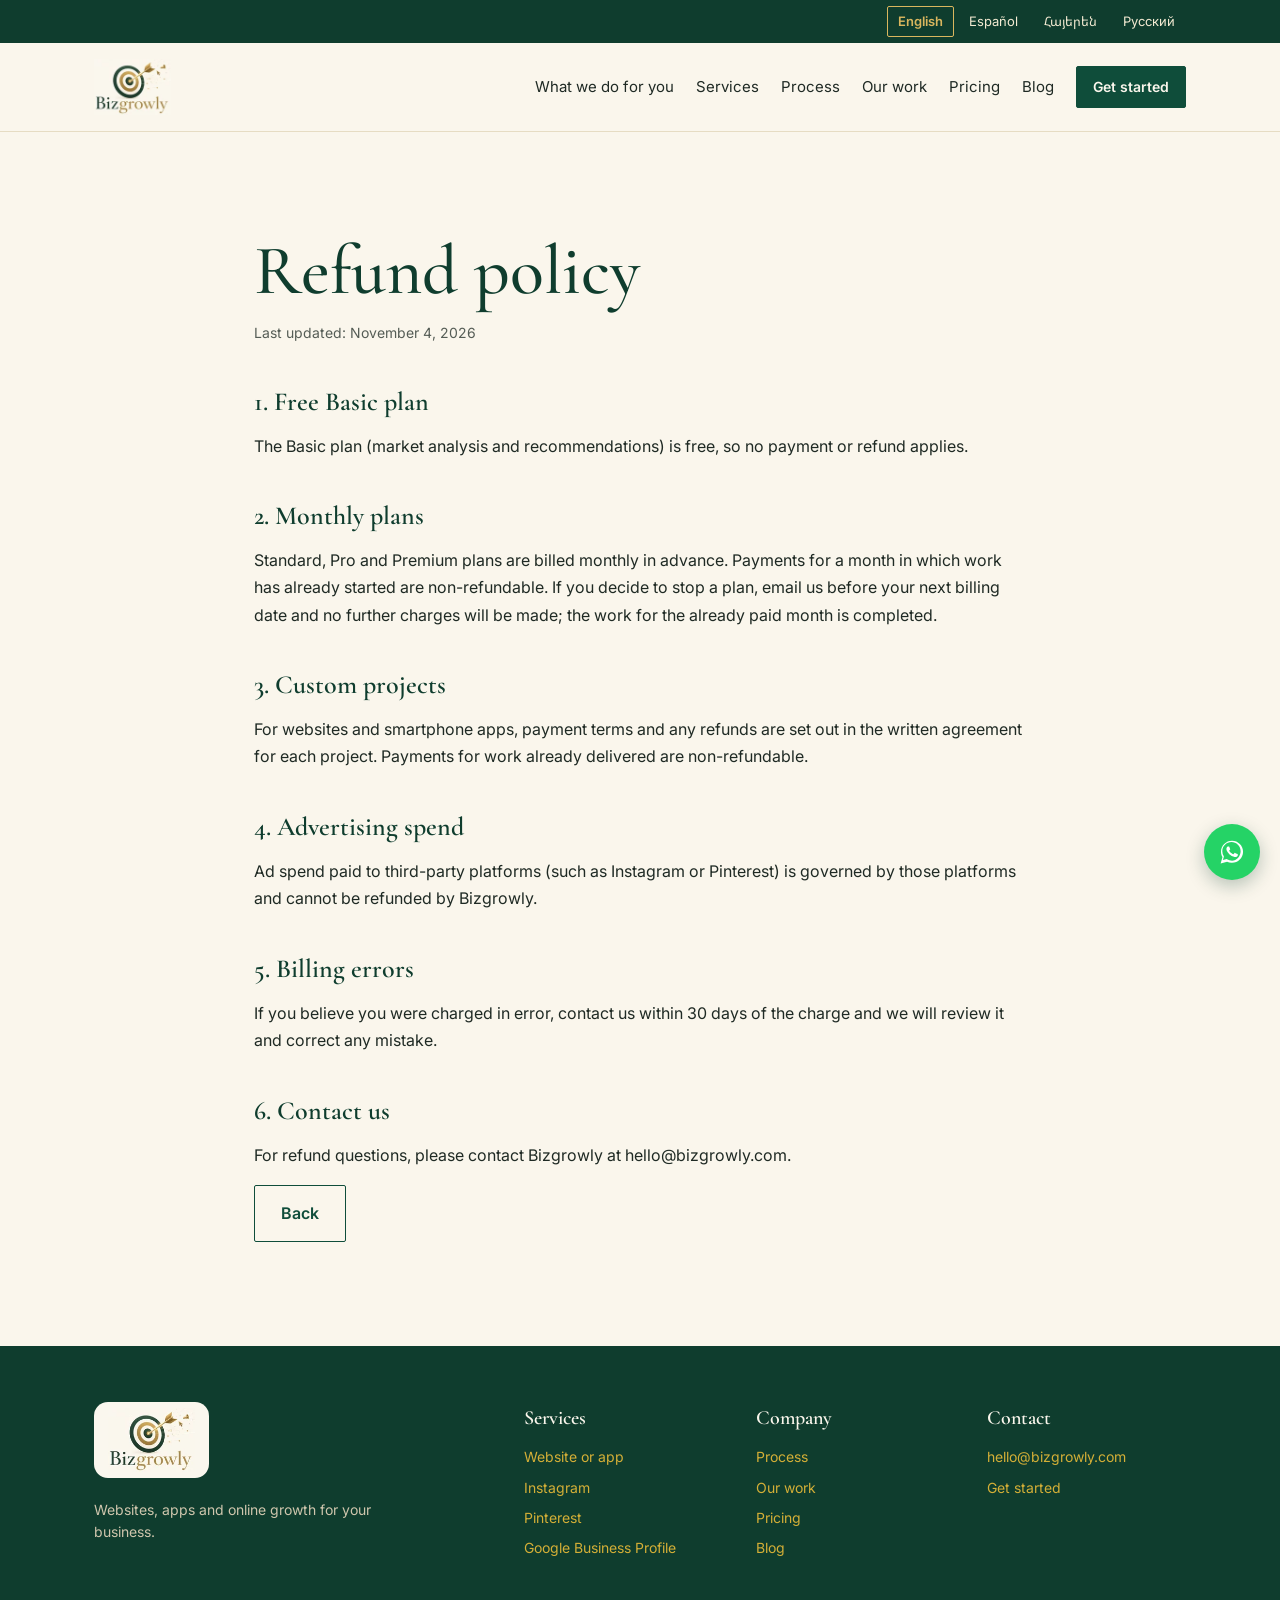
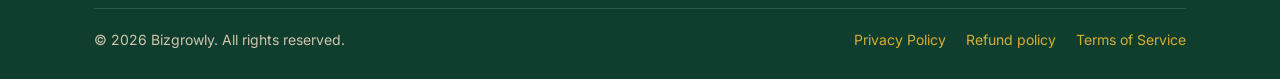
<file: refund.html>
<!DOCTYPE html>

<html lang="en"><head><meta charset="utf-8"/><script async src="https://www.googletagmanager.com/gtag/js?id=G-X91LLTH92B"></script><script>window.dataLayer=window.dataLayer||[];function gtag(){dataLayer.push(arguments);}gtag('js',new Date());gtag('config','G-X91LLTH92B');</script><meta content="width=device-width,initial-scale=1" name="viewport"/><title data-i18n="r0">Refund policy — Bizgrowly</title><link href="style.css" rel="stylesheet"/><link href="https://fonts.googleapis.com/css2?family=Cormorant+Garamond:wght@500;600;700&amp;family=Inter:wght@400;600;700&amp;family=Noto+Sans+Armenian:wght@400;600&amp;family=Noto+Serif+Armenian:wght@500;600&amp;display=swap" rel="stylesheet"/><script src="i18n.js"></script><meta name="description" content="Bizgrowly refund policy: when a refund may be issued, how to request one, and how monthly plans and custom projects are handled."/><link rel="canonical" href="https://bizgrowly.com/refund.html"/><meta property="og:type" content="website"/><meta property="og:site_name" content="Bizgrowly"/><meta property="og:title" content="Bizgrowly — Refund policy"/><meta property="og:description" content="Bizgrowly refund policy: when a refund may be issued, how to request one, and how monthly plans and custom projects are handled."/><meta property="og:url" content="https://bizgrowly.com/refund.html"/><meta property="og:image" content="https://bizgrowly.com/assets/og-image.png"/><meta property="og:image:width" content="1200"/><meta property="og:image:height" content="630"/><meta name="twitter:card" content="summary_large_image"/><meta name="twitter:title" content="Bizgrowly — Refund policy"/><meta name="twitter:description" content="Bizgrowly refund policy: when a refund may be issued, how to request one, and how monthly plans and custom projects are handled."/><meta name="twitter:image" content="https://bizgrowly.com/assets/og-image.png"/><link rel="icon" href="/favicon.ico?v=2" sizes="any"/><link rel="icon" href="/favicon.png?v=2" sizes="32x32" type="image/png"/><link rel="apple-touch-icon" href="/apple-touch-icon.png?v=2"/><link rel="manifest" href="/site.webmanifest?v=2"/><meta name="theme-color" content="#0f3d2e"/></head><body><div class="langbar"><div class="wrap"><button data-lang="en" lang="en">English</button><button data-lang="es" lang="es">Español</button><button data-lang="hy" lang="hy">Հայերեն</button><button data-lang="ru" lang="ru">Русский</button></div></div><header class="nav"><div class="wrap"><a class="logo" href="/"><picture><source srcset="/assets/logo.webp?v=2" type="image/webp"/><img src="/assets/logo.jpg?v=2" alt="Bizgrowly" width="164" height="120"/></picture></a>
<button aria-label="Menu" class="burger" onclick="document.body.classList.toggle('open')"><i></i><i></i><i></i></button>
<nav><a data-i18n="i1" href="/#ai">What we do for you</a><a data-i18n="i2" href="/#services">Services</a><a data-i18n="i3" href="/#process">Process</a><a data-i18n="i4" href="/#work">Our work</a><a data-i18n="i5" href="/#pricing">Pricing</a><a data-i18n="b1" href="/blog/">Blog</a><a class="btn sm" data-i18n="i6" href="/#contact">Get started</a></nav></div></header><section class="policy"><div class="wrap"><h1 data-i18n="r1">Refund policy</h1>
<p class="updated" data-i18n="r2">Last updated: November 4, 2026</p>
<h2 data-i18n="r3">1. Free Basic plan</h2>
<p data-i18n="r4">The Basic plan (market analysis and recommendations) is free, so no payment or refund applies.</p>
<h2 data-i18n="r5">2. Monthly plans</h2>
<p data-i18n="r6">Standard, Pro and Premium plans are billed monthly in advance. Payments for a month in which work has already started are non-refundable. If you decide to stop a plan, email us before your next billing date and no further charges will be made; the work for the already paid month is completed.</p>
<h2 data-i18n="r7">3. Custom projects</h2>
<p data-i18n="r8">For websites and smartphone apps, payment terms and any refunds are set out in the written agreement for each project. Payments for work already delivered are non-refundable.</p>
<h2 data-i18n="r9">4. Advertising spend</h2>
<p data-i18n="r10">Ad spend paid to third-party platforms (such as Instagram or Pinterest) is governed by those platforms and cannot be refunded by Bizgrowly.</p>
<h2 data-i18n="r11">5. Billing errors</h2>
<p data-i18n="r12">If you believe you were charged in error, contact us within 30 days of the charge and we will review it and correct any mistake.</p>
<h2 data-i18n="r13">6. Contact us</h2>
<p data-i18n="r14">For refund questions, please contact Bizgrowly at hello@bizgrowly.com.</p>
<p><a class="btn ghost" data-i18n="r15" href="index.html">Back</a></p></div></section><footer class="site-foot"><div class="wrap"><div class="sf-top"><div class="sf-brand"><a class="sf-logo" href="/"><img src="/assets/logo.webp?v=2" alt="Bizgrowly" width="164" height="120" loading="lazy"/></a><p data-i18n="f4">Websites, apps and online growth for your business.</p></div><div class="sf-col"><h3 data-i18n="f5">Services</h3><a href="/#services" data-i18n="i97">Website or app</a><a href="/#services" data-i18n="i98">Instagram</a><a href="/#services" data-i18n="i99">Pinterest</a><a href="/#services" data-i18n="i100">Google Business Profile</a></div><div class="sf-col"><h3 data-i18n="f6">Company</h3><a href="/#process" data-i18n="i3">Process</a><a href="/#work" data-i18n="i4">Our work</a><a href="/#pricing" data-i18n="i5">Pricing</a><a href="/blog/" data-i18n="b1">Blog</a></div><div class="sf-col"><h3 data-i18n="f8">Contact</h3><a href="mailto:hello@bizgrowly.com">hello@bizgrowly.com</a><a href="/#contact" data-i18n="i6">Get started</a></div></div><div class="sf-bottom"><p data-i18n="f1">© 2026 Bizgrowly. All rights reserved.</p><p class="sf-policies"><a data-i18n="f2" href="/privacy.html">Privacy Policy</a><a data-i18n="f7" href="/refund.html">Refund policy</a><a data-i18n="f3" href="/terms.html">Terms of Service</a></p></div></div></footer><a class="wa-fab" href="https://wa.me/13235214972" target="_blank" rel="noopener" aria-label="WhatsApp" title="WhatsApp"><svg viewBox="0 0 32 32" width="28" height="28" aria-hidden="true"><path fill="#fff" d="M16.04 3C9.08 3 3.44 8.64 3.44 15.6c0 2.2.58 4.34 1.68 6.22L3 29l7.36-1.92A12.5 12.5 0 0 0 16.04 28.2c6.96 0 12.6-5.64 12.6-12.6S23 3 16.04 3zm0 22.9c-2 0-3.96-.54-5.66-1.56l-.4-.24-4.36 1.14 1.16-4.24-.26-.44a10.4 10.4 0 0 1-1.6-5.56c0-5.76 4.7-10.46 10.46-10.46s10.46 4.7 10.46 10.46-4.7 10.9-9.8 10.9zm5.74-7.84c-.32-.16-1.86-.92-2.16-1.02-.28-.1-.5-.16-.7.16-.22.32-.82 1.02-1 1.22-.18.22-.36.24-.68.08-.32-.16-1.34-.5-2.56-1.58-.94-.84-1.58-1.88-1.76-2.2-.18-.32-.02-.5.14-.66.14-.14.32-.36.48-.54.16-.18.22-.32.32-.52.1-.22.06-.4-.02-.56-.08-.16-.7-1.7-.96-2.32-.26-.62-.5-.52-.7-.54h-.6c-.22 0-.56.08-.86.4-.3.32-1.12 1.1-1.12 2.68s1.16 3.12 1.32 3.34c.16.22 2.26 3.46 5.48 4.86 2.1.9 2.92.98 3.96.82.64-.1 1.86-.76 2.12-1.5.26-.74.26-1.38.18-1.5-.08-.14-.28-.22-.6-.38z"/></svg></a></body></html>
</file>
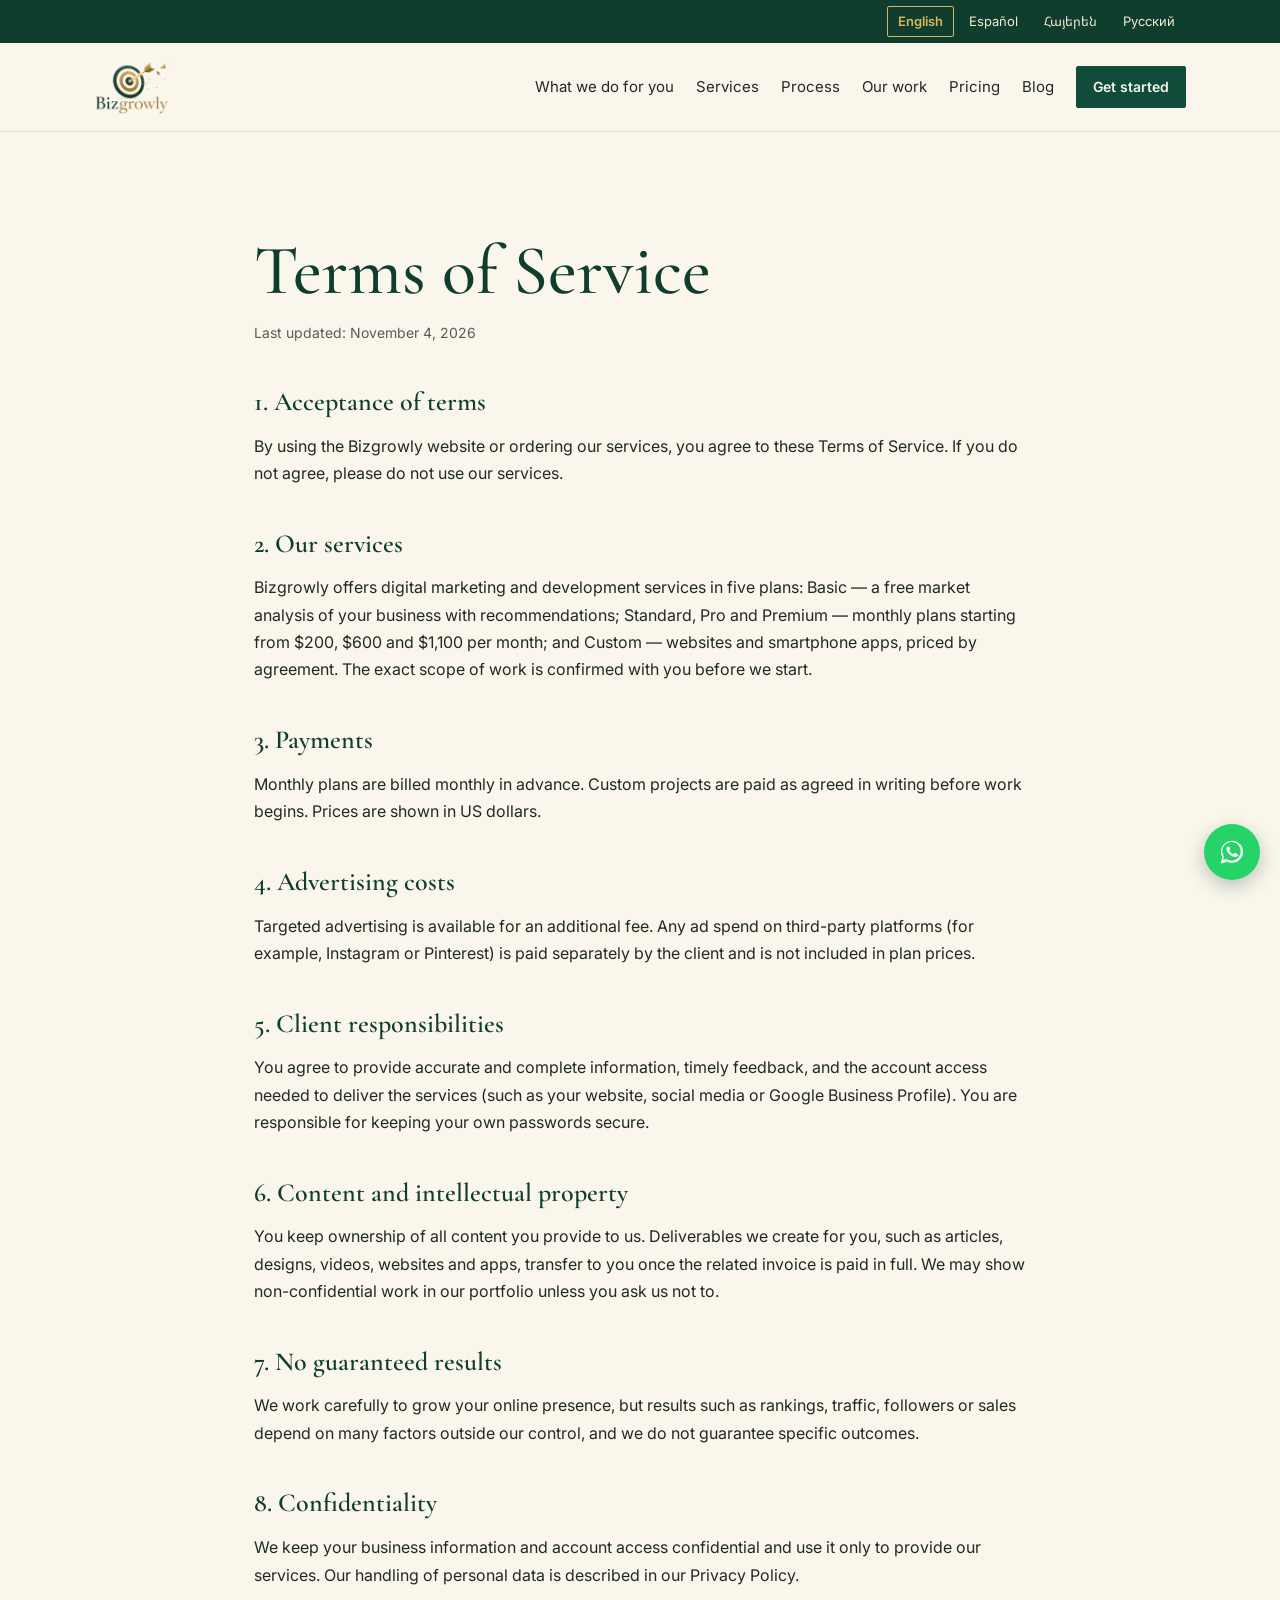
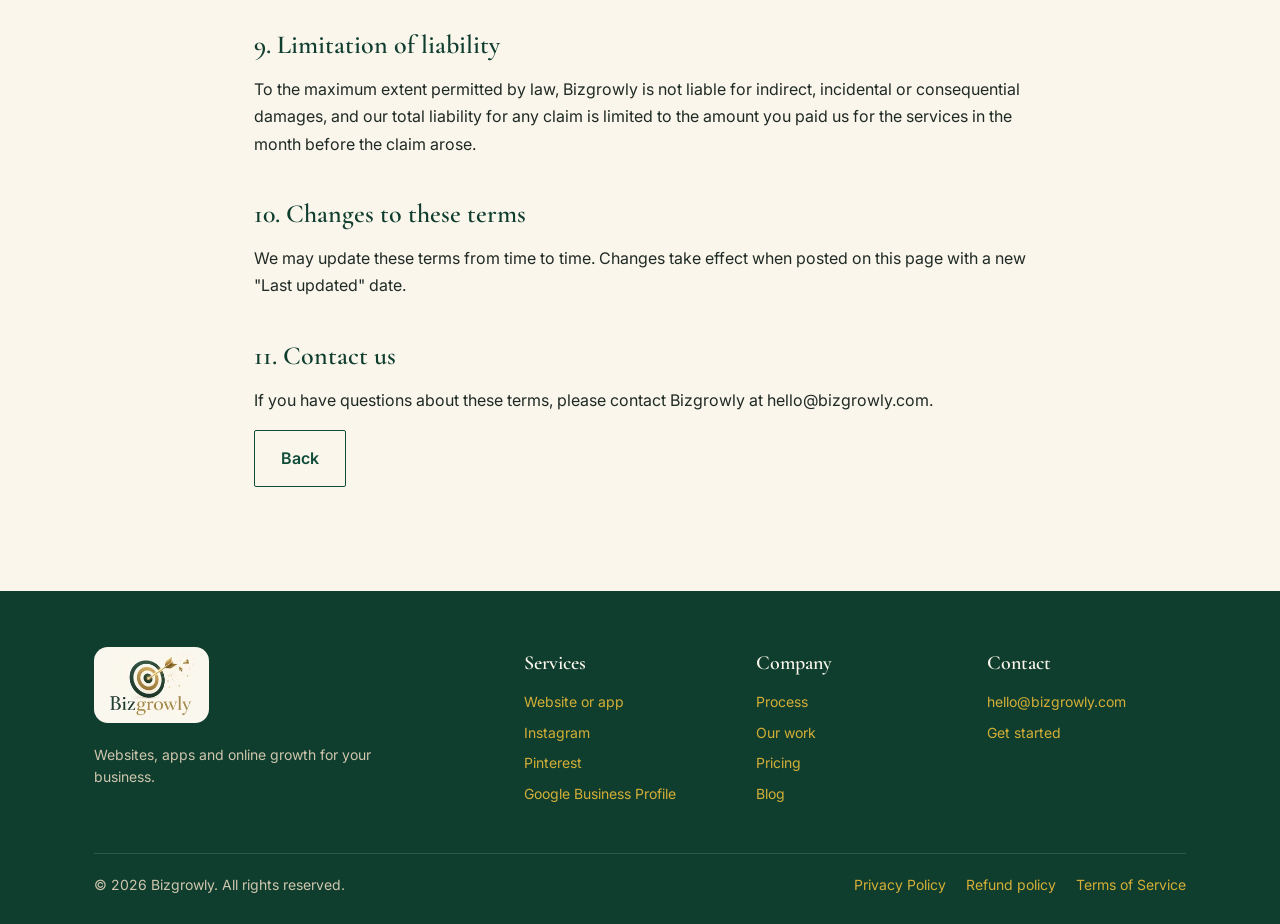
<file: terms.html>
<!DOCTYPE html>

<html lang="en"><head><meta charset="utf-8"/><script async src="https://www.googletagmanager.com/gtag/js?id=G-X91LLTH92B"></script><script>window.dataLayer=window.dataLayer||[];function gtag(){dataLayer.push(arguments);}gtag('js',new Date());gtag('config','G-X91LLTH92B');</script><meta content="width=device-width,initial-scale=1" name="viewport"/><title data-i18n="t0">Terms of Service — Bizgrowly</title><link href="style.css" rel="stylesheet"/><link href="https://fonts.googleapis.com/css2?family=Cormorant+Garamond:wght@500;600;700&amp;family=Inter:wght@400;600;700&amp;family=Noto+Sans+Armenian:wght@400;600&amp;family=Noto+Serif+Armenian:wght@500;600&amp;display=swap" rel="stylesheet"/><script src="i18n.js"></script><meta name="description" content="Bizgrowly terms of service covering our plans and payments, client responsibilities, intellectual property, advertising costs and service limits."/><link rel="canonical" href="https://bizgrowly.com/terms.html"/><meta property="og:type" content="website"/><meta property="og:site_name" content="Bizgrowly"/><meta property="og:title" content="Bizgrowly — Terms of Service"/><meta property="og:description" content="Bizgrowly terms of service covering our plans and payments, client responsibilities, intellectual property, advertising costs and service limits."/><meta property="og:url" content="https://bizgrowly.com/terms.html"/><meta property="og:image" content="https://bizgrowly.com/assets/og-image.png"/><meta property="og:image:width" content="1200"/><meta property="og:image:height" content="630"/><meta name="twitter:card" content="summary_large_image"/><meta name="twitter:title" content="Bizgrowly — Terms of Service"/><meta name="twitter:description" content="Bizgrowly terms of service covering our plans and payments, client responsibilities, intellectual property, advertising costs and service limits."/><meta name="twitter:image" content="https://bizgrowly.com/assets/og-image.png"/><link rel="icon" href="/favicon.ico?v=2" sizes="any"/><link rel="icon" href="/favicon.png?v=2" sizes="32x32" type="image/png"/><link rel="apple-touch-icon" href="/apple-touch-icon.png?v=2"/><link rel="manifest" href="/site.webmanifest?v=2"/><meta name="theme-color" content="#0f3d2e"/></head><body><div class="langbar"><div class="wrap"><button data-lang="en" lang="en">English</button><button data-lang="es" lang="es">Español</button><button data-lang="hy" lang="hy">Հայերեն</button><button data-lang="ru" lang="ru">Русский</button></div></div><header class="nav"><div class="wrap"><a class="logo" href="/"><picture><source srcset="/assets/logo.webp?v=2" type="image/webp"/><img src="/assets/logo.jpg?v=2" alt="Bizgrowly" width="164" height="120"/></picture></a>
<button aria-label="Menu" class="burger" onclick="document.body.classList.toggle('open')"><i></i><i></i><i></i></button>
<nav><a data-i18n="i1" href="/#ai">What we do for you</a><a data-i18n="i2" href="/#services">Services</a><a data-i18n="i3" href="/#process">Process</a><a data-i18n="i4" href="/#work">Our work</a><a data-i18n="i5" href="/#pricing">Pricing</a><a data-i18n="b1" href="/blog/">Blog</a><a class="btn sm" data-i18n="i6" href="/#contact">Get started</a></nav></div></header><section class="policy"><div class="wrap"><h1 data-i18n="t1">Terms of Service</h1>
<p class="updated" data-i18n="t2">Last updated: November 4, 2026</p>
<h2 data-i18n="t3">1. Acceptance of terms</h2>
<p data-i18n="t4">By using the Bizgrowly website or ordering our services, you agree to these Terms of Service. If you do not agree, please do not use our services.</p>
<h2 data-i18n="t5">2. Our services</h2>
<p data-i18n="t6">Bizgrowly offers digital marketing and development services in five plans: Basic — a free market analysis of your business with recommendations; Standard, Pro and Premium — monthly plans starting from $200, $600 and $1,100 per month; and Custom — websites and smartphone apps, priced by agreement. The exact scope of work is confirmed with you before we start.</p>
<h2 data-i18n="t7">3. Payments</h2>
<p data-i18n="t8">Monthly plans are billed monthly in advance. Custom projects are paid as agreed in writing before work begins. Prices are shown in US dollars.</p>
<h2 data-i18n="t9">4. Advertising costs</h2>
<p data-i18n="t10">Targeted advertising is available for an additional fee. Any ad spend on third-party platforms (for example, Instagram or Pinterest) is paid separately by the client and is not included in plan prices.</p>
<h2 data-i18n="t11">5. Client responsibilities</h2>
<p data-i18n="t12">You agree to provide accurate and complete information, timely feedback, and the account access needed to deliver the services (such as your website, social media or Google Business Profile). You are responsible for keeping your own passwords secure.</p>
<h2 data-i18n="t13">6. Content and intellectual property</h2>
<p data-i18n="t14">You keep ownership of all content you provide to us. Deliverables we create for you, such as articles, designs, videos, websites and apps, transfer to you once the related invoice is paid in full. We may show non-confidential work in our portfolio unless you ask us not to.</p>
<h2 data-i18n="t15">7. No guaranteed results</h2>
<p data-i18n="t16">We work carefully to grow your online presence, but results such as rankings, traffic, followers or sales depend on many factors outside our control, and we do not guarantee specific outcomes.</p>
<h2 data-i18n="t17">8. Confidentiality</h2>
<p data-i18n="t18">We keep your business information and account access confidential and use it only to provide our services. Our handling of personal data is described in our Privacy Policy.</p>
<h2 data-i18n="t19">9. Limitation of liability</h2>
<p data-i18n="t20">To the maximum extent permitted by law, Bizgrowly is not liable for indirect, incidental or consequential damages, and our total liability for any claim is limited to the amount you paid us for the services in the month before the claim arose.</p>
<h2 data-i18n="t21">10. Changes to these terms</h2>
<p data-i18n="t22">We may update these terms from time to time. Changes take effect when posted on this page with a new "Last updated" date.</p>
<h2 data-i18n="t23">11. Contact us</h2>
<p data-i18n="t24">If you have questions about these terms, please contact Bizgrowly at hello@bizgrowly.com.</p>
<p><a class="btn ghost" data-i18n="t25" href="index.html">Back</a></p></div></section><footer class="site-foot"><div class="wrap"><div class="sf-top"><div class="sf-brand"><a class="sf-logo" href="/"><img src="/assets/logo.webp?v=2" alt="Bizgrowly" width="164" height="120" loading="lazy"/></a><p data-i18n="f4">Websites, apps and online growth for your business.</p></div><div class="sf-col"><h3 data-i18n="f5">Services</h3><a href="/#services" data-i18n="i97">Website or app</a><a href="/#services" data-i18n="i98">Instagram</a><a href="/#services" data-i18n="i99">Pinterest</a><a href="/#services" data-i18n="i100">Google Business Profile</a></div><div class="sf-col"><h3 data-i18n="f6">Company</h3><a href="/#process" data-i18n="i3">Process</a><a href="/#work" data-i18n="i4">Our work</a><a href="/#pricing" data-i18n="i5">Pricing</a><a href="/blog/" data-i18n="b1">Blog</a></div><div class="sf-col"><h3 data-i18n="f8">Contact</h3><a href="mailto:hello@bizgrowly.com">hello@bizgrowly.com</a><a href="/#contact" data-i18n="i6">Get started</a></div></div><div class="sf-bottom"><p data-i18n="f1">© 2026 Bizgrowly. All rights reserved.</p><p class="sf-policies"><a data-i18n="f2" href="/privacy.html">Privacy Policy</a><a data-i18n="f7" href="/refund.html">Refund policy</a><a data-i18n="f3" href="/terms.html">Terms of Service</a></p></div></div></footer><a class="wa-fab" href="https://wa.me/13235214972" target="_blank" rel="noopener" aria-label="WhatsApp" title="WhatsApp"><svg viewBox="0 0 32 32" width="28" height="28" aria-hidden="true"><path fill="#fff" d="M16.04 3C9.08 3 3.44 8.64 3.44 15.6c0 2.2.58 4.34 1.68 6.22L3 29l7.36-1.92A12.5 12.5 0 0 0 16.04 28.2c6.96 0 12.6-5.64 12.6-12.6S23 3 16.04 3zm0 22.9c-2 0-3.96-.54-5.66-1.56l-.4-.24-4.36 1.14 1.16-4.24-.26-.44a10.4 10.4 0 0 1-1.6-5.56c0-5.76 4.7-10.46 10.46-10.46s10.46 4.7 10.46 10.46-4.7 10.9-9.8 10.9zm5.74-7.84c-.32-.16-1.86-.92-2.16-1.02-.28-.1-.5-.16-.7.16-.22.32-.82 1.02-1 1.22-.18.22-.36.24-.68.08-.32-.16-1.34-.5-2.56-1.58-.94-.84-1.58-1.88-1.76-2.2-.18-.32-.02-.5.14-.66.14-.14.32-.36.48-.54.16-.18.22-.32.32-.52.1-.22.06-.4-.02-.56-.08-.16-.7-1.7-.96-2.32-.26-.62-.5-.52-.7-.54h-.6c-.22 0-.56.08-.86.4-.3.32-1.12 1.1-1.12 2.68s1.16 3.12 1.32 3.34c.16.22 2.26 3.46 5.48 4.86 2.1.9 2.92.98 3.96.82.64-.1 1.86-.76 2.12-1.5.26-.74.26-1.38.18-1.5-.08-.14-.28-.22-.6-.38z"/></svg></a></body></html>
</file>
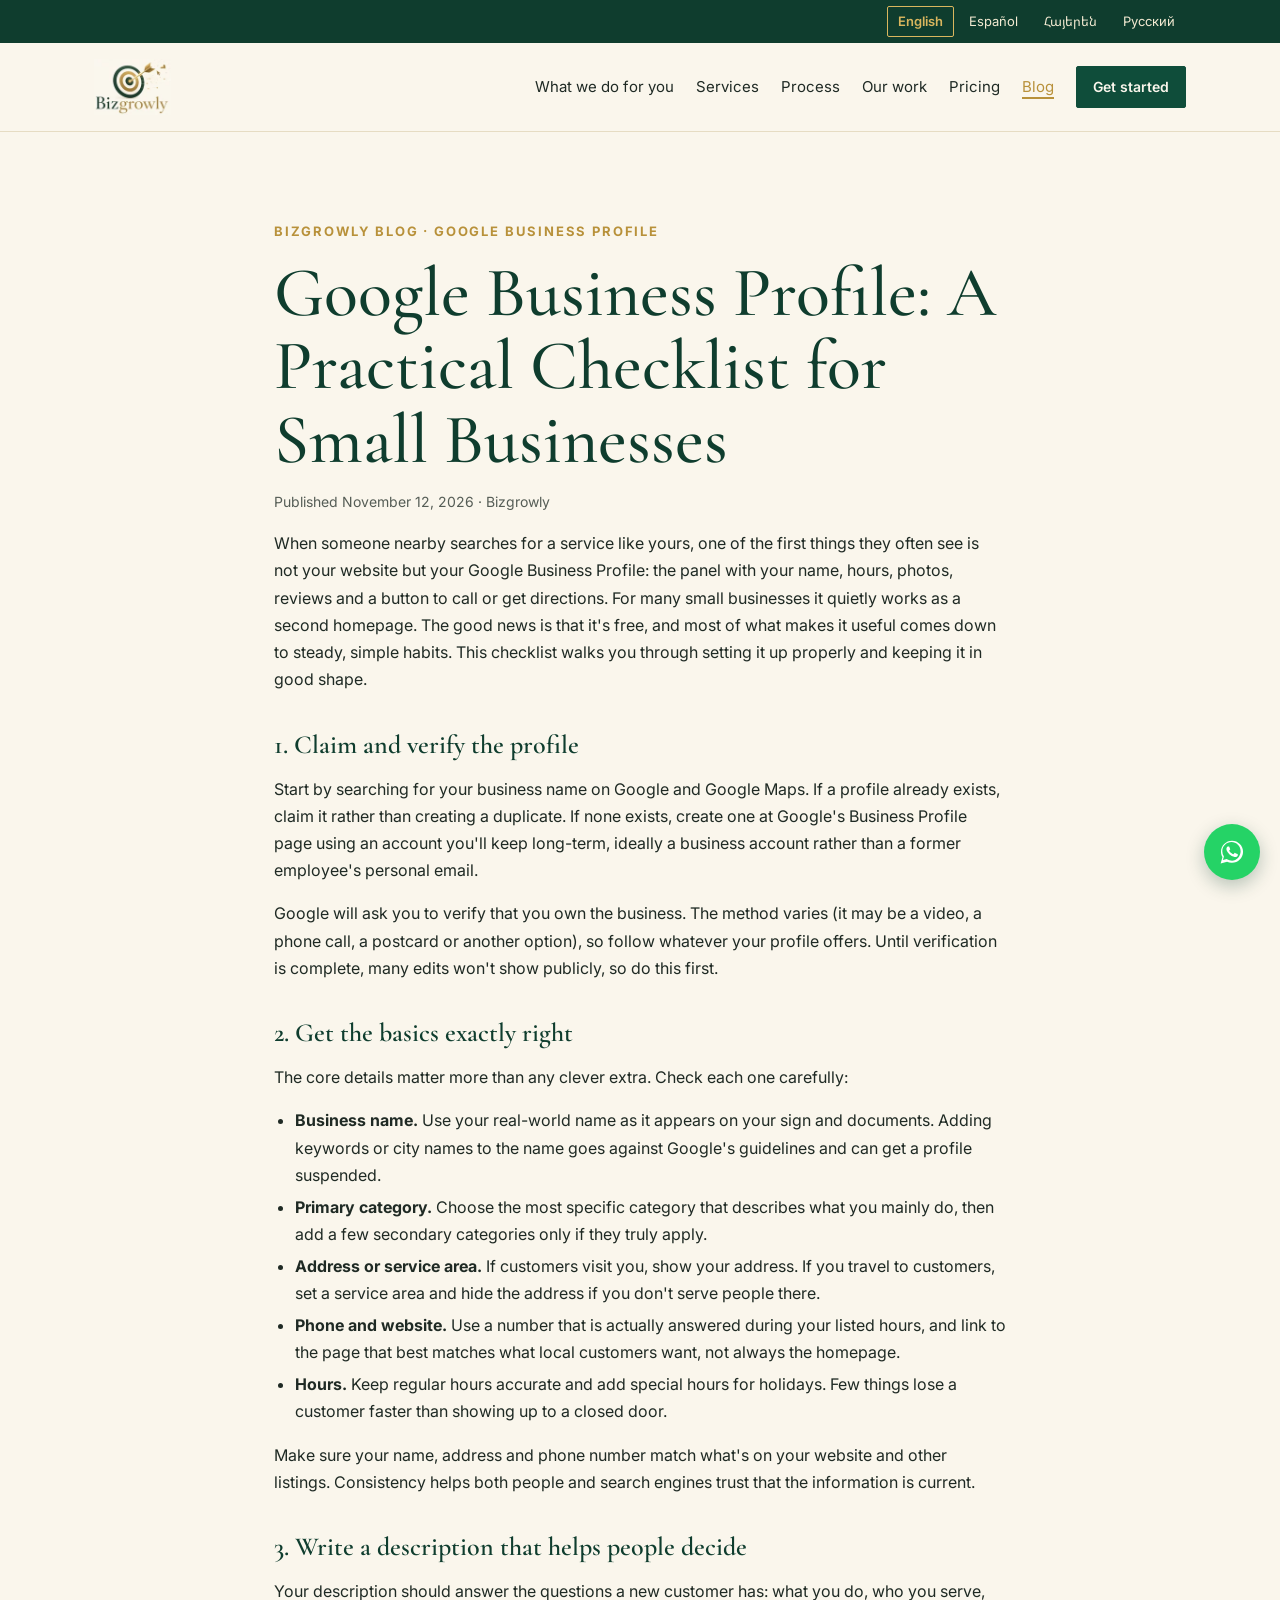
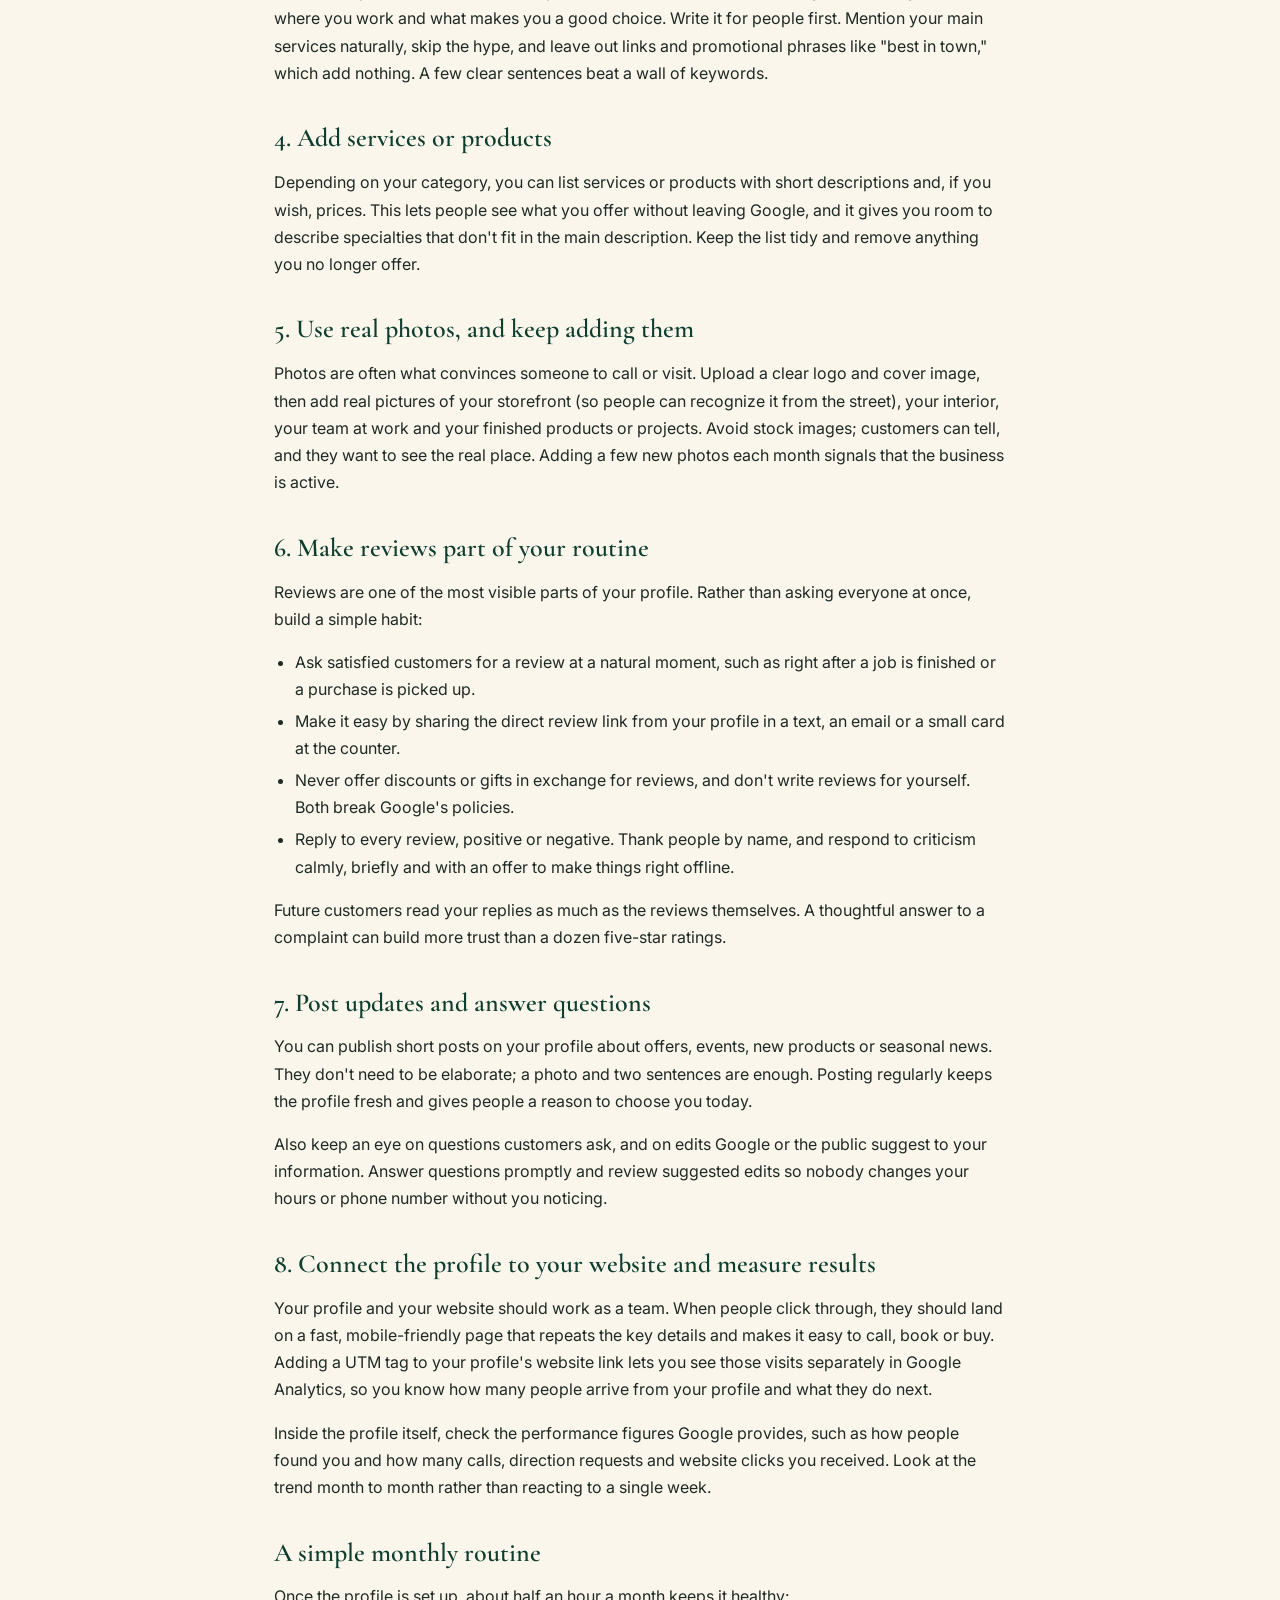
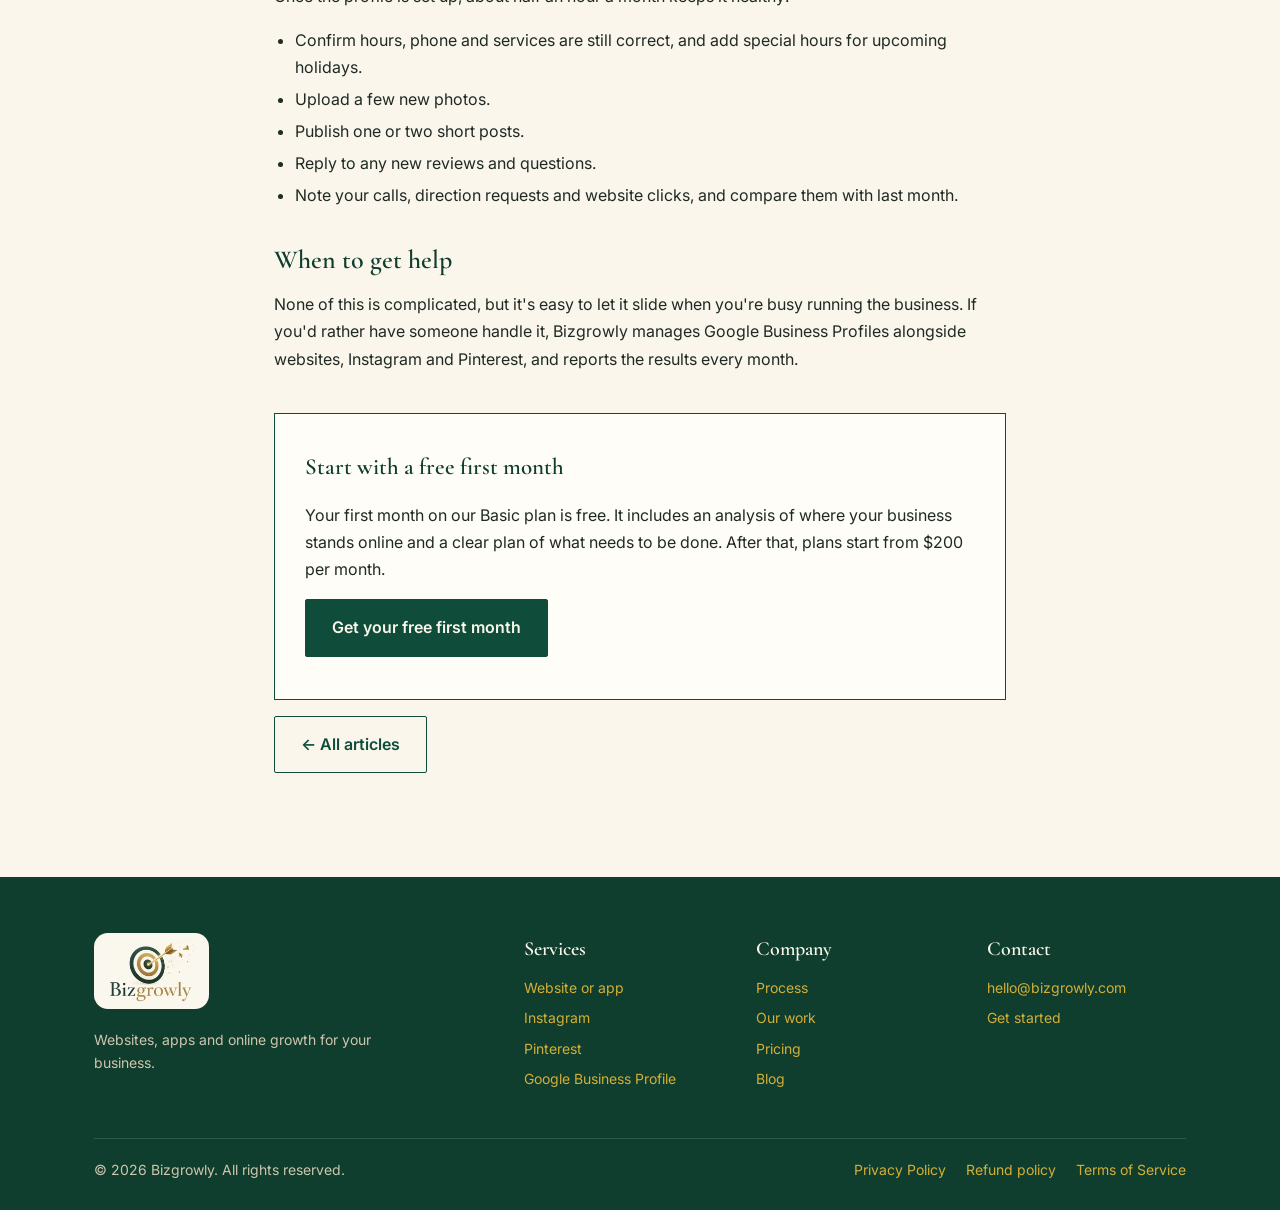
<file: blog/google-business-profile-checklist.html>
<!DOCTYPE html>

<html lang="en"><head><meta charset="utf-8"/><script async src="https://www.googletagmanager.com/gtag/js?id=G-X91LLTH92B"></script><script>window.dataLayer=window.dataLayer||[];function gtag(){dataLayer.push(arguments);}gtag('js',new Date());gtag('config','G-X91LLTH92B');</script><meta content="width=device-width,initial-scale=1" name="viewport"/><title>Google Business Profile: A Practical Checklist for Small Businesses — Bizgrowly</title><link href="/style.css" rel="stylesheet"/><link href="https://fonts.googleapis.com/css2?family=Cormorant+Garamond:wght@500;600;700&amp;family=Inter:wght@400;600;700&amp;family=Noto+Sans+Armenian:wght@400;600&amp;family=Noto+Serif+Armenian:wght@500;600&amp;display=swap" rel="stylesheet"/><script src="/i18n.js"></script><meta name="description" content="A step-by-step checklist for setting up and maintaining a Google Business Profile that helps local customers find, trust and contact your small business."/><link rel="canonical" href="https://bizgrowly.com/blog/google-business-profile-checklist.html"/><meta property="og:type" content="article"/><meta property="og:site_name" content="Bizgrowly"/><meta property="og:title" content="Google Business Profile: A Practical Checklist for Small Businesses — Bizgrowly"/><meta property="og:description" content="A step-by-step checklist for setting up and maintaining a Google Business Profile that helps local customers find, trust and contact your small business."/><meta property="og:url" content="https://bizgrowly.com/blog/google-business-profile-checklist.html"/><meta property="og:image" content="https://bizgrowly.com/assets/og-image.png"/><meta property="og:image:width" content="1200"/><meta property="og:image:height" content="630"/><meta name="twitter:card" content="summary_large_image"/><meta name="twitter:title" content="Google Business Profile: A Practical Checklist for Small Businesses — Bizgrowly"/><meta name="twitter:description" content="A step-by-step checklist for setting up and maintaining a Google Business Profile that helps local customers find, trust and contact your small business."/><meta name="twitter:image" content="https://bizgrowly.com/assets/og-image.png"/><link rel="icon" href="/favicon.ico?v=2" sizes="any"/><link rel="icon" href="/favicon.png?v=2" sizes="32x32" type="image/png"/><link rel="apple-touch-icon" href="/apple-touch-icon.png?v=2"/><link rel="manifest" href="/site.webmanifest?v=2"/><meta name="theme-color" content="#0f3d2e"/></head><body><div class="langbar"><div class="wrap"><button data-lang="en" lang="en">English</button><button data-lang="es" lang="es">Español</button><button data-lang="hy" lang="hy">Հայերեն</button><button data-lang="ru" lang="ru">Русский</button></div></div><header class="nav"><div class="wrap"><a class="logo" href="/"><picture><source srcset="/assets/logo.webp?v=2" type="image/webp"/><img src="/assets/logo.jpg?v=2" alt="Bizgrowly" width="164" height="120"/></picture></a>
<button aria-label="Menu" class="burger" onclick="document.body.classList.toggle('open')"><i></i><i></i><i></i></button>
<nav><a data-i18n="i1" href="/#ai">What we do for you</a><a data-i18n="i2" href="/#services">Services</a><a data-i18n="i3" href="/#process">Process</a><a data-i18n="i4" href="/#work">Our work</a><a data-i18n="i5" href="/#pricing">Pricing</a><a class="active" aria-current="page" data-i18n="b1" href="/blog/">Blog</a><a class="btn sm" data-i18n="i6" href="/#contact">Get started</a></nav></div></header><script type="application/ld+json">{"@context": "https://schema.org", "@type": "BlogPosting", "headline": "Google Business Profile: A Practical Checklist for Small Businesses", "description": "A step-by-step checklist for setting up and maintaining a Google Business Profile that helps local customers find, trust and contact your small business.", "datePublished": "2026-11-12", "author": {"@type": "Organization", "name": "Bizgrowly"}, "publisher": {"@type": "Organization", "name": "Bizgrowly"}, "mainEntityOfPage": "https://bizgrowly.com/blog/google-business-profile-checklist.html"}</script><section class="policy article"><div class="wrap"><p class="kicker"><a href="/blog/">Bizgrowly Blog</a> · Google Business Profile</p><h1>Google Business Profile: A Practical Checklist for Small Businesses</h1><p class="updated">Published November 12, 2026 · Bizgrowly</p><p>When someone nearby searches for a service like yours, one of the first things they often see is not your website but your Google Business Profile: the panel with your name, hours, photos, reviews and a button to call or get directions. For many small businesses it quietly works as a second homepage. The good news is that it's free, and most of what makes it useful comes down to steady, simple habits. This checklist walks you through setting it up properly and keeping it in good shape.</p>
<h2>1. Claim and verify the profile</h2>
<p>Start by searching for your business name on Google and Google Maps. If a profile already exists, claim it rather than creating a duplicate. If none exists, create one at Google's Business Profile page using an account you'll keep long-term, ideally a business account rather than a former employee's personal email.</p>
<p>Google will ask you to verify that you own the business. The method varies (it may be a video, a phone call, a postcard or another option), so follow whatever your profile offers. Until verification is complete, many edits won't show publicly, so do this first.</p>
<h2>2. Get the basics exactly right</h2>
<p>The core details matter more than any clever extra. Check each one carefully:</p>
<ul>
<li><strong>Business name.</strong> Use your real-world name as it appears on your sign and documents. Adding keywords or city names to the name goes against Google's guidelines and can get a profile suspended.</li>
<li><strong>Primary category.</strong> Choose the most specific category that describes what you mainly do, then add a few secondary categories only if they truly apply.</li>
<li><strong>Address or service area.</strong> If customers visit you, show your address. If you travel to customers, set a service area and hide the address if you don't serve people there.</li>
<li><strong>Phone and website.</strong> Use a number that is actually answered during your listed hours, and link to the page that best matches what local customers want, not always the homepage.</li>
<li><strong>Hours.</strong> Keep regular hours accurate and add special hours for holidays. Few things lose a customer faster than showing up to a closed door.</li>
</ul>
<p>Make sure your name, address and phone number match what's on your website and other listings. Consistency helps both people and search engines trust that the information is current.</p>
<h2>3. Write a description that helps people decide</h2>
<p>Your description should answer the questions a new customer has: what you do, who you serve, where you work and what makes you a good choice. Write it for people first. Mention your main services naturally, skip the hype, and leave out links and promotional phrases like "best in town," which add nothing. A few clear sentences beat a wall of keywords.</p>
<h2>4. Add services or products</h2>
<p>Depending on your category, you can list services or products with short descriptions and, if you wish, prices. This lets people see what you offer without leaving Google, and it gives you room to describe specialties that don't fit in the main description. Keep the list tidy and remove anything you no longer offer.</p>
<h2>5. Use real photos, and keep adding them</h2>
<p>Photos are often what convinces someone to call or visit. Upload a clear logo and cover image, then add real pictures of your storefront (so people can recognize it from the street), your interior, your team at work and your finished products or projects. Avoid stock images; customers can tell, and they want to see the real place. Adding a few new photos each month signals that the business is active.</p>
<h2>6. Make reviews part of your routine</h2>
<p>Reviews are one of the most visible parts of your profile. Rather than asking everyone at once, build a simple habit:</p>
<ul>
<li>Ask satisfied customers for a review at a natural moment, such as right after a job is finished or a purchase is picked up.</li>
<li>Make it easy by sharing the direct review link from your profile in a text, an email or a small card at the counter.</li>
<li>Never offer discounts or gifts in exchange for reviews, and don't write reviews for yourself. Both break Google's policies.</li>
<li>Reply to every review, positive or negative. Thank people by name, and respond to criticism calmly, briefly and with an offer to make things right offline.</li>
</ul>
<p>Future customers read your replies as much as the reviews themselves. A thoughtful answer to a complaint can build more trust than a dozen five-star ratings.</p>
<h2>7. Post updates and answer questions</h2>
<p>You can publish short posts on your profile about offers, events, new products or seasonal news. They don't need to be elaborate; a photo and two sentences are enough. Posting regularly keeps the profile fresh and gives people a reason to choose you today.</p>
<p>Also keep an eye on questions customers ask, and on edits Google or the public suggest to your information. Answer questions promptly and review suggested edits so nobody changes your hours or phone number without you noticing.</p>
<h2>8. Connect the profile to your website and measure results</h2>
<p>Your profile and your website should work as a team. When people click through, they should land on a fast, mobile-friendly page that repeats the key details and makes it easy to call, book or buy. Adding a UTM tag to your profile's website link lets you see those visits separately in Google Analytics, so you know how many people arrive from your profile and what they do next.</p>
<p>Inside the profile itself, check the performance figures Google provides, such as how people found you and how many calls, direction requests and website clicks you received. Look at the trend month to month rather than reacting to a single week.</p>
<h2>A simple monthly routine</h2>
<p>Once the profile is set up, about half an hour a month keeps it healthy:</p>
<ul>
<li>Confirm hours, phone and services are still correct, and add special hours for upcoming holidays.</li>
<li>Upload a few new photos.</li>
<li>Publish one or two short posts.</li>
<li>Reply to any new reviews and questions.</li>
<li>Note your calls, direction requests and website clicks, and compare them with last month.</li>
</ul>
<h2>When to get help</h2>
<p>None of this is complicated, but it's easy to let it slide when you're busy running the business. If you'd rather have someone handle it, Bizgrowly manages Google Business Profiles alongside websites, Instagram and Pinterest, and reports the results every month.</p>
<div class="cta-box"><h3>Start with a free first month</h3><p>Your first month on our Basic plan is free. It includes an analysis of where your business stands online and a clear plan of what needs to be done. After that, plans start from $200 per month.</p><p><a class="btn" href="/#contact">Get your free first month</a></p></div>
<p><a class="btn ghost" href="/blog/">← All articles</a></p></div></section><footer class="site-foot"><div class="wrap"><div class="sf-top"><div class="sf-brand"><a class="sf-logo" href="/"><img src="/assets/logo.webp?v=2" alt="Bizgrowly" width="164" height="120" loading="lazy"/></a><p data-i18n="f4">Websites, apps and online growth for your business.</p></div><div class="sf-col"><h3 data-i18n="f5">Services</h3><a href="/#services" data-i18n="i97">Website or app</a><a href="/#services" data-i18n="i98">Instagram</a><a href="/#services" data-i18n="i99">Pinterest</a><a href="/#services" data-i18n="i100">Google Business Profile</a></div><div class="sf-col"><h3 data-i18n="f6">Company</h3><a href="/#process" data-i18n="i3">Process</a><a href="/#work" data-i18n="i4">Our work</a><a href="/#pricing" data-i18n="i5">Pricing</a><a href="/blog/" data-i18n="b1">Blog</a></div><div class="sf-col"><h3 data-i18n="f8">Contact</h3><a href="mailto:hello@bizgrowly.com">hello@bizgrowly.com</a><a href="/#contact" data-i18n="i6">Get started</a></div></div><div class="sf-bottom"><p data-i18n="f1">© 2026 Bizgrowly. All rights reserved.</p><p class="sf-policies"><a data-i18n="f2" href="/privacy.html">Privacy Policy</a><a data-i18n="f7" href="/refund.html">Refund policy</a><a data-i18n="f3" href="/terms.html">Terms of Service</a></p></div></div></footer><a class="wa-fab" href="https://wa.me/13235214972" target="_blank" rel="noopener" aria-label="WhatsApp" title="WhatsApp"><svg viewBox="0 0 32 32" width="28" height="28" aria-hidden="true"><path fill="#fff" d="M16.04 3C9.08 3 3.44 8.64 3.44 15.6c0 2.2.58 4.34 1.68 6.22L3 29l7.36-1.92A12.5 12.5 0 0 0 16.04 28.2c6.96 0 12.6-5.64 12.6-12.6S23 3 16.04 3zm0 22.9c-2 0-3.96-.54-5.66-1.56l-.4-.24-4.36 1.14 1.16-4.24-.26-.44a10.4 10.4 0 0 1-1.6-5.56c0-5.76 4.7-10.46 10.46-10.46s10.46 4.7 10.46 10.46-4.7 10.9-9.8 10.9zm5.74-7.84c-.32-.16-1.86-.92-2.16-1.02-.28-.1-.5-.16-.7.16-.22.32-.82 1.02-1 1.22-.18.22-.36.24-.68.08-.32-.16-1.34-.5-2.56-1.58-.94-.84-1.58-1.88-1.76-2.2-.18-.32-.02-.5.14-.66.14-.14.32-.36.48-.54.16-.18.22-.32.32-.52.1-.22.06-.4-.02-.56-.08-.16-.7-1.7-.96-2.32-.26-.62-.5-.52-.7-.54h-.6c-.22 0-.56.08-.86.4-.3.32-1.12 1.1-1.12 2.68s1.16 3.12 1.32 3.34c.16.22 2.26 3.46 5.48 4.86 2.1.9 2.92.98 3.96.82.64-.1 1.86-.76 2.12-1.5.26-.74.26-1.38.18-1.5-.08-.14-.28-.22-.6-.38z"/></svg></a></body></html>
</file>
<file: style.css>
*{box-sizing:border-box}body{margin:0;font:16px/1.6 Inter,sans-serif;color:#1f2a24;background:#faf6ec}.wrap{max-width:1140px;margin:0 auto;padding:0 24px}a{color:inherit;text-decoration:none}
h1,h2,h3,.logo,.price{font-family:"Cormorant Garamond",serif;font-weight:600;color:#0f3d2e}h1{font-size:clamp(40px,6vw,70px);line-height:1.05;margin:.2em 0;font-weight:500;max-width:860px}h2{font-size:clamp(30px,4vw,44px);line-height:1.15;margin:.1em 0 .6em}h3{font-size:23px;margin:.4em 0 .3em}
.nav{position:sticky;top:0;z-index:9;background:#faf6ecf2;border-bottom:1px solid #e6dcc3}.nav .wrap{display:flex;justify-content:space-between;align-items:center;padding-top:16px;padding-bottom:16px}.nav nav{display:flex;gap:22px;align-items:center;font-size:15px}.logo{font-size:26px}.logo span{color:#b8913a;font-style:italic}
.burger{display:none;background:none;border:0;padding:6px;cursor:pointer}.burger i{display:block;width:24px;height:2px;background:#0f3d2e;margin:5px 0}
section{padding:88px 0}.alt{background:#fffdf7;border-top:1px solid #eee4cc;border-bottom:1px solid #eee4cc}
.btn{display:inline-block;padding:14px 26px;border-radius:2px;font-weight:600;border:1px solid #0f4d3a;cursor:pointer;font-size:16px;background:#0f4d3a;color:#faf6ec}.btn.sm{padding:9px 16px;font-size:14px}.btn.ghost{background:transparent;color:#0f4d3a}.cta{display:flex;gap:14px;flex-wrap:wrap;margin-top:30px}
.hero{background:linear-gradient(#f1ead8,#faf6ec);padding:110px 0 90px}.sub,.lead{font-size:20px;max-width:680px;color:#46524b}.kicker{text-transform:uppercase;letter-spacing:.14em;font-size:13px;font-weight:700;color:#b8913a;margin:0}
.pts{display:flex;flex-wrap:wrap;gap:10px 28px;list-style:none;padding:0;margin:36px 0 0;font-size:14px;color:#0f3d2e}.pts li:before{content:"✓ ";color:#b8913a;font-weight:700}
.grid{display:grid;gap:22px;margin-top:28px}.g3{grid-template-columns:repeat(3,1fr)}.g4{grid-template-columns:repeat(4,1fr)}.card{padding:28px;background:#fffdf7;border:1px solid #e6dcc3;border-top:2px solid #b8913a}.alt .card{background:#faf6ec}.card p{margin:.3em 0;color:#46524b;font-size:15px}.card b{color:#0f3d2e}
.steps>div{border-left:1px solid #b8913a;padding-left:18px}.num{font-family:"Cormorant Garamond",serif;font-size:34px;color:#b8913a}
.note{margin-top:44px;padding:26px 30px;border:1px solid #0f4d3a;background:#fffdf7}.note ul{margin:.4em 0 0;padding-left:20px}
.offer{background:#0f3d2e;color:#f3ead2;text-align:center}.offer h2{color:#d9b65e}.ph,.tag{display:inline-block;font:600 12px Inter,sans-serif;padding:3px 10px;background:#fef3c7;color:#92400e;vertical-align:middle;letter-spacing:.04em;text-transform:uppercase}
.plans{display:grid;grid-template-columns:repeat(3,1fr);gap:22px;margin-top:28px}.plan{padding:32px;background:#fffdf7;border:1px solid #e6dcc3}.plan.feat{border:2px solid #0f4d3a}.price{font-size:50px}.price small{font-size:16px;color:#6b7369}.plan ul{padding-left:18px;margin:18px 0 26px}.fine{font-size:14px;color:#6b7369;margin-top:24px}
.two{display:grid;grid-template-columns:1fr 1fr;gap:48px}#contact{background:#fffdf7}form{display:grid;gap:14px}label{display:grid;gap:6px;font-weight:600;font-size:14px}input,select,textarea{font:inherit;padding:12px;border:1px solid #d6cbb0;background:#fff;border-radius:0}
footer{padding:28px 0;font-size:14px;color:#6b7369;border-top:1px solid #e6dcc3}.fr{display:flex;justify-content:space-between;flex-wrap:wrap;gap:10px}footer a{text-decoration:underline}
@media(max-width:900px){.g3,.g4,.plans{grid-template-columns:1fr 1fr}}
@media(max-width:760px){.g3,.g4,.plans,.two{grid-template-columns:1fr}section{padding:60px 0}.hero{padding:70px 0 60px}.burger{display:block}.nav nav{display:none;position:absolute;top:100%;left:0;right:0;flex-direction:column;align-items:flex-start;padding:16px 24px 24px;background:#faf6ec;border-bottom:1px solid #e6dcc3}.open .nav nav{display:flex}}
.langbar{background:#0f3d2e;color:#f3ead2;font-size:13px}.langbar .wrap{display:flex;justify-content:flex-end;gap:4px;padding-top:6px;padding-bottom:6px;flex-wrap:wrap}.langbar button{background:none;border:1px solid transparent;color:#f3ead2;font:inherit;padding:4px 10px;cursor:pointer;border-radius:2px}.langbar button:hover{border-color:#b8913a55}.langbar button[aria-pressed=true]{border-color:#d9b65e;color:#d9b65e;font-weight:600}
body{font-family:Inter,"Noto Sans Armenian",sans-serif}h1,h2,h3,.logo,.price,.num{font-family:"Cormorant Garamond","Noto Serif Armenian",serif}
:lang(hy) h1{font-size:clamp(32px,5vw,58px);line-height:1.15}:lang(hy) h2{font-size:clamp(26px,3.4vw,38px)}
@media(max-width:760px){.langbar .wrap{justify-content:center}.langbar button{padding:4px 8px}.nav nav{top:100%}}
.logo,.nav nav a{white-space:nowrap}html:not([lang=en]) .nav nav{gap:16px;font-size:14px}
@media(min-width:761px) and (max-width:1180px){html:not([lang=en]) .burger{display:block}html:not([lang=en]) .nav nav{display:none;position:absolute;top:100%;left:0;right:0;flex-direction:column;align-items:flex-start;padding:16px 24px 24px;background:#faf6ec;border-bottom:1px solid #e6dcc3}html:not([lang=en]).open .nav nav,html:not([lang=en]) .open .nav nav{display:flex}}
.nav .wrap{gap:24px}
@media(min-width:761px) and (max-width:1400px){html[lang=hy] .burger{display:block}html[lang=hy] .nav nav{display:none;position:absolute;top:100%;left:0;right:0;flex-direction:column;align-items:flex-start;padding:16px 24px 24px;background:#faf6ec;border-bottom:1px solid #e6dcc3}html[lang=hy] .open .nav nav{display:flex}}
.hgrid{display:grid;grid-template-columns:1.1fr .9fr;gap:48px;align-items:center}.htext{min-width:0}
.dash{background:#fffdf7;border:1px solid #e6dcc3;border-top:3px solid #0f4d3a;padding:22px;box-shadow:0 18px 40px -24px #0f3d2e55;font-size:13px;min-width:0}
.dhead{display:flex;justify-content:space-between;align-items:center;gap:10px;flex-wrap:wrap;margin-bottom:16px}.dt{font-family:"Cormorant Garamond","Noto Serif Armenian",serif;font-size:22px;font-weight:600;color:#0f3d2e}.dlabel{font-size:11px;text-transform:uppercase;letter-spacing:.06em;background:#fef3c7;color:#92400e;padding:3px 8px}
.dcards{display:grid;grid-template-columns:repeat(3,1fr);gap:10px}.dcards>div{border:1px solid #eee4cc;padding:12px;display:grid;gap:8px;min-width:0}.dcards span{color:#46524b;font-size:12px;line-height:1.3}.sk{display:block;height:10px;width:70%;background:#e6dcc3}.up{color:#0f4d3a;font-style:normal;font-size:11px}.stars{color:#b8913a;font-size:14px;letter-spacing:1px}
.chart{margin-top:14px;border:1px solid #eee4cc;padding:12px}.chart span{color:#46524b;font-size:12px}.chart svg{display:block;width:100%;height:90px;margin-top:8px}
.sum{margin-top:14px;background:#0f3d2e;color:#f3ead2;padding:14px}.sh{display:flex;justify-content:space-between;gap:8px;flex-wrap:wrap;font-weight:600;color:#d9b65e}.ok{background:#f3ead2;color:#0f3d2e;font-size:11px;padding:2px 8px}.sum p{margin:8px 0 0;font-size:13px;line-height:1.5}
@media(max-width:960px){.hgrid{grid-template-columns:1fr}.dash{max-width:560px}}
.dcards span{overflow-wrap:anywhere;hyphens:auto}@media(max-width:480px){.dash{padding:16px}.dcards{gap:8px}.dcards>div{padding:10px}.dcards span{font-size:11px}}
.policy .wrap{max-width:820px}
.policy h2{font-size:clamp(20px,2.4vw,26px);margin:1.6em 0 .5em}
.policy p,.policy li{line-height:1.7}
.policy ul{padding-left:1.3em}
.policy .updated{opacity:.75;font-size:14px}

.logo{display:flex;align-items:center;line-height:0}.logo img{height:56px;width:auto;max-width:none;object-fit:contain;display:block}@media(max-width:760px){.logo img{height:42px}}
.plan .plan-note{font-size:13px;color:#7a6a45;font-style:italic;margin:-12px 0 22px}
@media(min-width:901px){.plans{grid-template-columns:repeat(6,1fr);gap:20px}.plans .plan{grid-column:span 2;padding:28px}.plans .plan:nth-child(4){grid-column:2/4}.plans .plan:nth-child(5){grid-column:4/6}.plans .price{font-size:44px}}
footer.site-foot{background:#0f3d2e;color:#e9e2cf;border-top:0;padding:56px 0 28px;font-size:14px}
.sf-top{display:grid;grid-template-columns:2fr 1fr 1fr 1fr;gap:32px}
.sf-brand p{margin:14px 0 0;color:#cfc6ad;max-width:300px;line-height:1.6}
.sf-logo{display:inline-block;background:#faf7ee;border-radius:14px;padding:6px 14px;line-height:0}
.sf-logo img{height:64px;width:auto;display:block}
.sf-col h3{font-family:"Cormorant Garamond",serif;font-size:20px;color:#faf6ec;margin:0 0 12px;font-weight:600}
.sf-col a{display:block;margin:0 0 8px}
.site-foot a{color:#d4af37;text-decoration:none}
.site-foot a:hover{text-decoration:underline}
.sf-bottom{margin-top:40px;padding-top:20px;border-top:1px solid #2b5a48;display:flex;flex-wrap:wrap;justify-content:space-between;gap:12px}
.sf-bottom p{margin:0;color:#cfc6ad}
.sf-policies{display:flex;flex-wrap:wrap;gap:8px 20px}
@media(max-width:900px){.sf-top{grid-template-columns:1fr 1fr}.sf-brand{grid-column:1/-1}}
@media(max-width:560px){.sf-top{grid-template-columns:1fr}.sf-bottom{flex-direction:column}}
section[id]{scroll-margin-top:80px}
.view-hidden{display:none!important}.nav nav a.active{color:#b8913a}.nav nav a.btn.active{color:#faf6ec}.nav nav a.active:not(.btn){box-shadow:inset 0 -2px #b8913a}
.wa-fab{position:fixed;right:20px;bottom:20px;z-index:50;width:56px;height:56px;border-radius:50%;background:#25d366;display:flex;align-items:center;justify-content:center;box-shadow:0 6px 18px rgba(15,61,46,.28);transition:transform .15s ease,box-shadow .15s ease}
.wa-fab:hover{transform:scale(1.06);box-shadow:0 8px 22px rgba(15,61,46,.36);text-decoration:none}
.wa-fab svg{display:block}
@media(max-width:760px){.wa-fab{right:16px;bottom:16px;width:52px;height:52px}}

.article .wrap,.blog-index .wrap{max-width:780px}.article h2{margin-top:1.4em}.article li{margin:.3em 0}.article .kicker a{color:#b8913a}.posts{display:grid;gap:22px;margin-top:28px}.post-card{padding:28px;background:#fffdf7;border:1px solid #e6dcc3;border-top:2px solid #b8913a}.post-card h2{font-size:clamp(24px,3vw,32px);margin:.2em 0 .4em}.post-card p{color:#46524b;margin:.3em 0}.post-card .more{color:#0f4d3a;font-weight:600}.article .cta-box{margin-top:40px;padding:26px 30px;border:1px solid #0f4d3a;background:#fffdf7}
</file>
